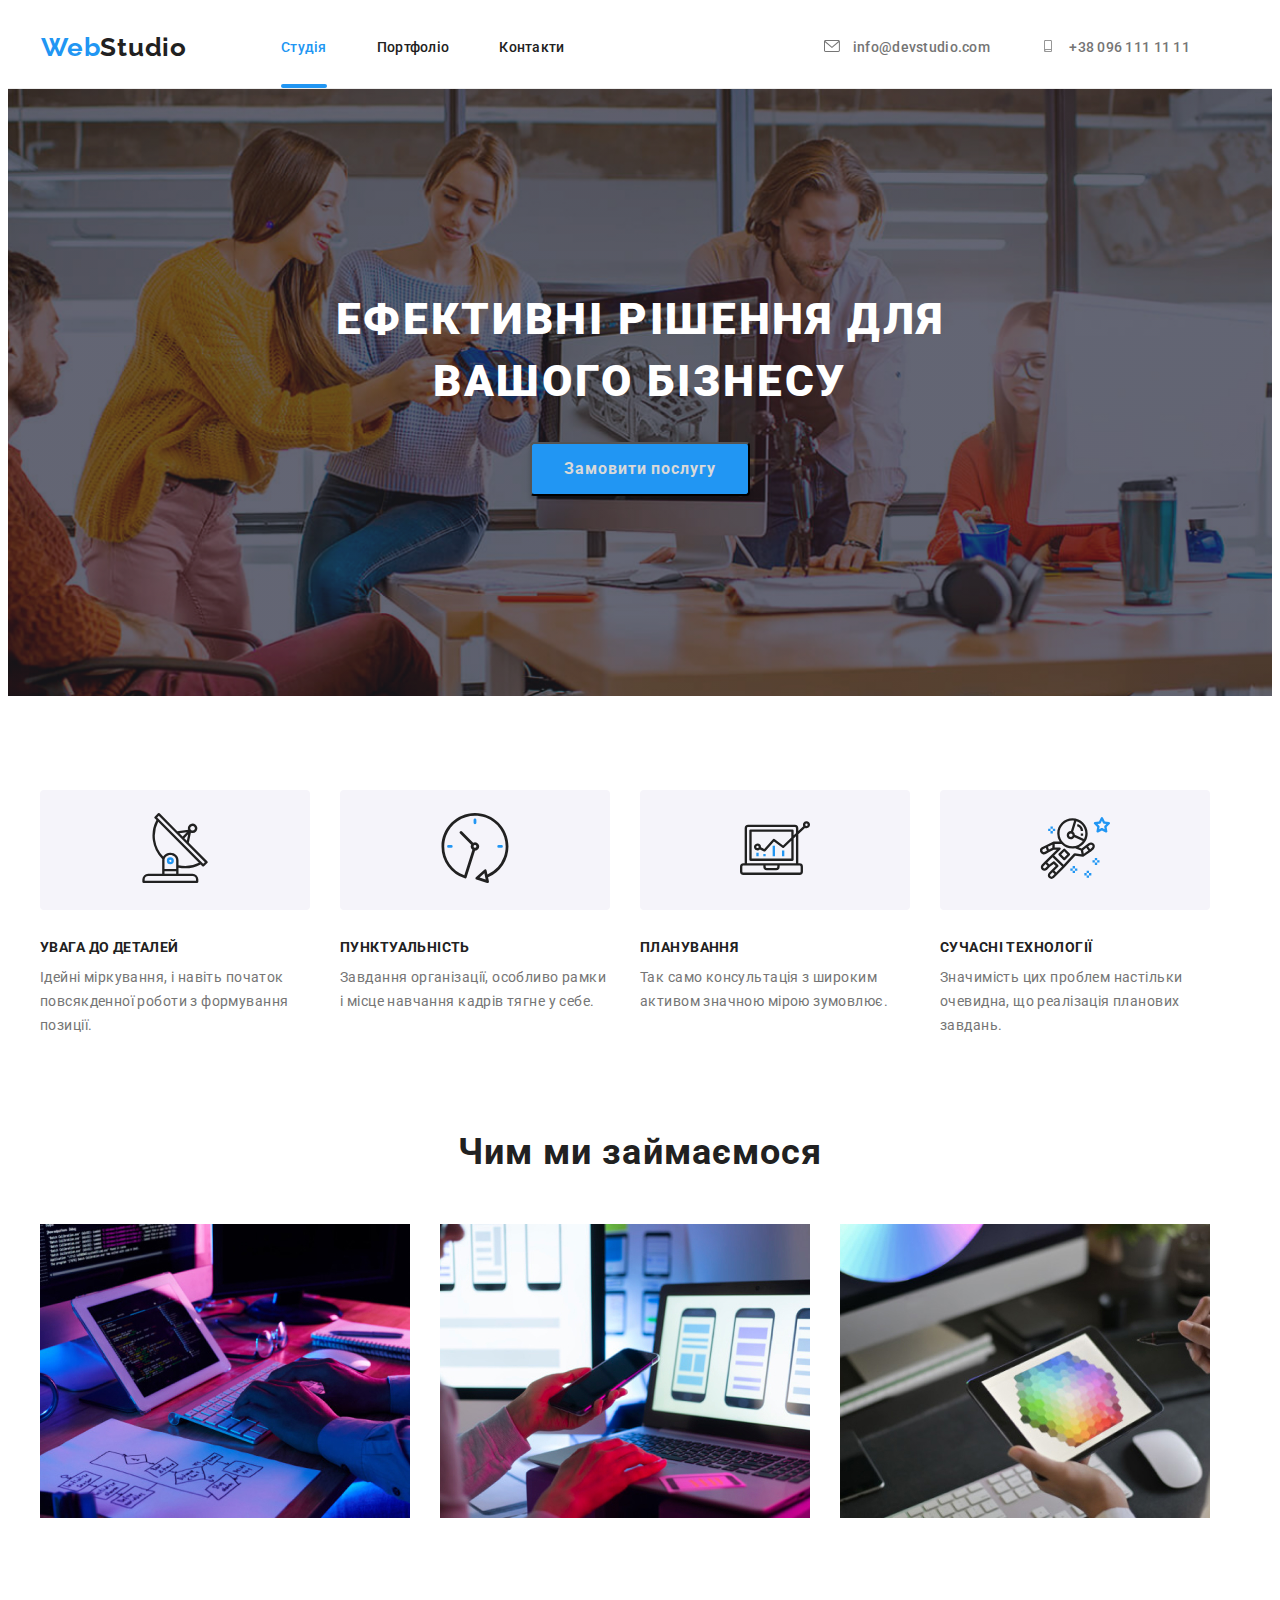
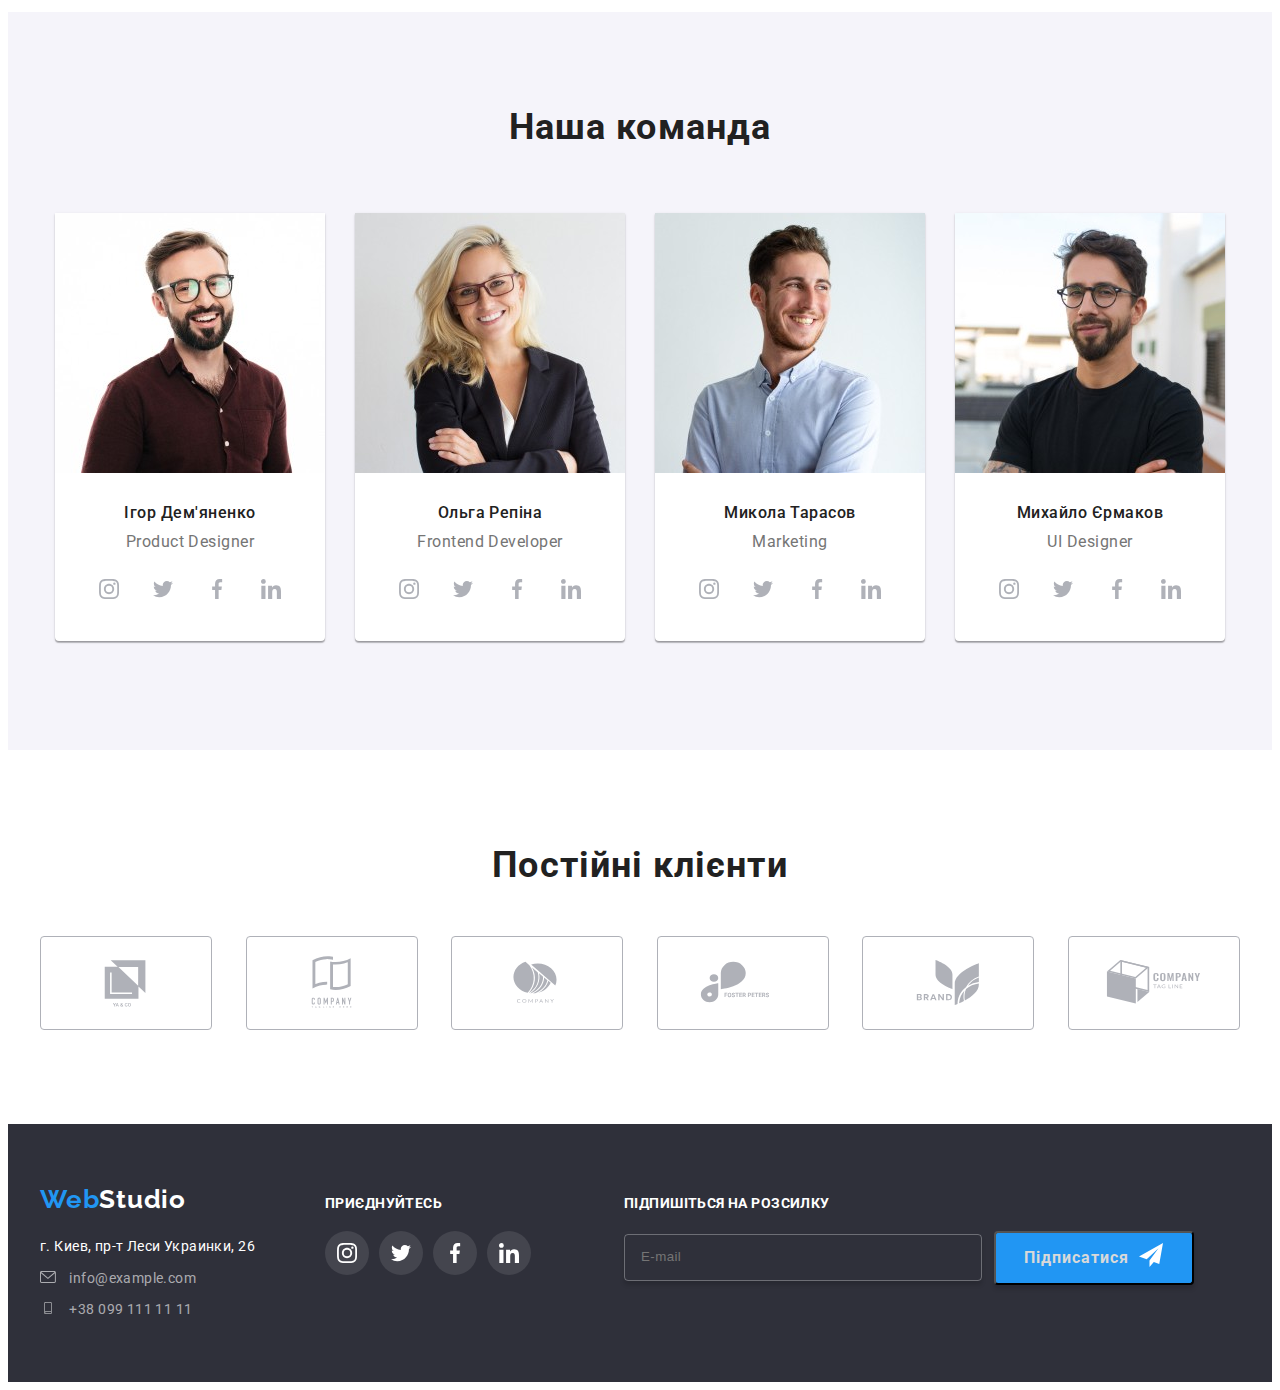
<file: index.html>
<!DOCTYPE html>
<html lang="ru">
  <head>
    <meta charset="UTF-8" />
    <meta http-equiv="X-UA-Compatible" content="IE=edge" />
    <meta name="viewport" content="width=device-width, initial-scale=1.0" />
    <title>WebStudio</title>

    <!-- Fonts start-->
    <link rel="preconnect" href="https://fonts.googleapis.com" />
    <link rel="preconnect" href="https://fonts.gstatic.com" crossorigin />
    <link
      href="https://fonts.googleapis.com/css2?family=Raleway:wght@700&family=Roboto:wght@400;500;700;900&display=swap"
      rel="stylesheet"
    />
    <!-- Fonts end-->

    <!-- Normalize start -->
    <link
      rel="stylesheet"
      href="https://cdnjs.cloudflare.com/ajax/libs/modern-normalize/1.1.0/modern-normalize.min.css"
      integrity="sha512-wpPYUAdjBVSE4KJnH1VR1HeZfpl1ub8YT/NKx4PuQ5NmX2tKuGu6U/JRp5y+Y8XG2tV+wKQpNHVUX03MfMFn9Q=="
      crossorigin="anonymous"
      referrerpolicy="no-referrer"
    />
    <!-- Normalize end -->

    <!-- Custom styles start -->

    <link rel="stylesheet" href="./css/main.min.css" />

    <link rel="stylesheet" href="./css/styles.css" />

    <!-- Custom styles end -->
  </head>

  <body data-page>
    <!-- Header section -->
    <header class="header">
      <div class="container header__container">
        <a class="header__logo" href="./index.html">
          <span class="logo">Web</span>Studio</a
        >
        <button class="menu-btn" type="button">
          <svg width="40" height="40">
            <use href="./images/icons.svg#burger-menu"></use>
          </svg>
        </button>

        <nav class="nav">
          <ul class="nav__list">
            <li class="nav__item">
              <a class="nav__link nav__link--current" href="">Студія</a>
            </li>
            <li class="nav__item">
              <a class="nav__link" href="./portfolio.html">Портфоліо</a>
            </li>
            <li class="nav__item">
              <a class="nav__link" href="">Контакти</a>
            </li>
          </ul>
        </nav>
        <ul class="header__contacts">
          <li class="header__contacts-item">
            <a class="header__mail nav__link" href="mailto:info@devstudio.com">
              <svg class="contacts__icon" width="16" height="16">
                <use href="./images/icons.svg#envelope"></use>
              </svg>
              info@devstudio.com
            </a>
          </li>
          <li class="header__contacts-item">
            <a
              class="header__phone header__phone-dark"
              href="tel:+380961111111"
            >
              <svg class="contacts__icon" width="16" height="12">
                <use href="./images/icons.svg#smartphone"></use>
              </svg>
              +38 096 111 11 11
            </a>
          </li>
        </ul>
      </div>
    </header>

    <!-- Main section -->
    <main>
      <!-- Hero section -->
      <section class="hero">
        <div class="container hero-container">
          <h1 class="main-title">Ефективні рішення для вашого бізнесу</h1>
          <button
            class="main-btn btn btn--mode-dark"
            type="button"
            data-modal-open
          >
            Замовити послугу
          </button>
        </div>
      </section>
      <!-- Feature section-->
      <section class="feature">
        <div class="container feature__container">
          <h2 hidden>Особенность</h2>
          <ul class="feature-list">
            <li class="feature-list__item">
              <div class="thumbnail">
                <div class="thumbnail__icon">
                  <svg width="70" height="70">
                    <use href="./images/icons.svg#antenna"></use>
                  </svg>
                </div>
              </div>
              <h3 class="feature__title">УВАГА ДО ДЕТАЛЕЙ</h3>
              <p class="feature__text">
                Ідейні міркування, і навіть початок повсякденної роботи з
                формування позиції.
              </p>
            </li>
            <li class="feature-list__item">
              <div class="thumbnail">
                <div class="thumbnail__icon">
                  <svg width="70" height="70">
                    <use href="./images/icons.svg#clock"></use>
                  </svg>
                </div>
              </div>
              <h3 class="feature__title">ПУНКТУАЛЬНІСТЬ</h3>
              <p class="feature__text">
                Завдання організації, особливо рамки і місце навчання кадрів
                тягне у себе.
              </p>
            </li>
            <li class="feature-list__item">
              <div class="thumbnail">
                <div class="thumbnail__icon">
                  <svg width="70" height="70">
                    <use href="./images/icons.svg#diagram"></use>
                  </svg>
                </div>
              </div>
              <h3 class="feature__title">ПЛАНУВАННЯ</h3>
              <p class="feature__text">
                Так само консультація з широким активом значною мірою зумовлює.
              </p>
            </li>
            <li class="feature-list__item">
              <div class="thumbnail">
                <div class="thumbnail__icon">
                  <svg width="70" height="70">
                    <use href="./images/icons.svg#astronaut"></use>
                  </svg>
                </div>
              </div>
              <h3 class="feature__title">СУЧАСНІ ТЕХНОЛОГІЇ</h3>
              <p class="feature__text">
                Значимість цих проблем настільки очевидна, що реалізація
                планових завдань.
              </p>
            </li>
          </ul>
        </div>
      </section>

      <!-- Portfolio section -->
      <section class="portfolio">
        <div class="container">
          <h2 class="portfolio__title section-title">Чим ми займаємося</h2>
          <ul class="portfolio-list">
            <li class="portfolio-list__item">
              <img
                src="./images/portfolio/img-1.jpg"
                alt="Создание проектов"
                width="370"
                height="294"
              />
            </li>
            <li class="portfolio-list__item">
              <img
                src="./images/portfolio/img-2.jpg"
                alt="Оптимизация сайта под мобильные устройства"
                width="370"
                height="294"
              />
            </li>
            <li class="portfolio-list__item">
              <img
                src="./images/portfolio/img-3.jpg"
                alt="Создание графического дизайна"
                width="370"
                height="294"
              />
            </li>
          </ul>
        </div>
      </section>
      <!-- Team section -->
      <section class="team">
        <div class="container">
          <h2 class="section-title">Наша команда</h2>
          <ul class="team__container">
            <li class="team__item">
              <picture>
                <!-- Desktop screen -->
                <source
                  media="(min-width: 1200px)"
                  srcset="
                    ./images\team\TC1@1x_desk.webp 1x,
                    ./images\team\TC1@2x_desk.webp 2x
                  "
                  type="image/webp"
                />
                <source
                  media="(min-width: 1200px)"
                  srcset="
                    ./images\team\TC1@1x_desk.jpg 1x,
                    ./images\team\TC1@2x_desk.jpg 2x
                  "
                  type="image/jpg"
                />

                <!-- Tablet screen -->

                <source
                  media="(min-width: 768px)"
                  srcset="
                    ./images\team\TC1@1x_tab.webp 1x,
                    ./images\team\TC1@2x_tab.webp 2x
                  "
                  type="image/webp"
                />
                <source
                  media="(min-width: 768px)"
                  srcset="
                    ./images\team\TC1@1x_tab.jpg 1x,
                    ./images\team\TC1@2x_tab.jpg 2x
                  "
                  type="image/jpg"
                />

                <!-- Mobile screen -->

                <source
                  media="(max-width: 767px)"
                  srcset="
                    ./images\team\TC1@1x_mob.webp 1x,
                    ./images\team\TC1@2x_mob.webp 2x
                  "
                  type="image/webp"
                />
                <source
                  media="(max-width: 767px)"
                  srcset="
                    ./images\team\TC1@1x_mob.jpg 1x,
                    ./images\team\TC1@2x_mob.jpg 2x
                  "
                  type="image/jpg"
                />
                <img
                  class="team-img"
                  src="./images\team\TC1@1x_mob.jpg"
                  alt="Product Designer Игорь Демьяненко"
                />
              </picture>
              <!-- <img
                srcset="
                  ./images\team\TC1@1x_mob.jpg 1x,
                  ./images\team\TC1@2x_mob.jpg 2x
                "
                src="./images\team\TC1@1x_mob.jpg"
                alt="Product Designer Игорь Демьяненко"
                width="450"
                height="460"
              /> -->
              <div class="team__description">
                <h3 class="team__title">Ігор Дем'яненко</h3>
                <p class="team__desc" lang="en">Product Designer</p>
                <ul class="socials">
                  <li class="socials__item">
                    <a
                      class="socials__link"
                      href=""
                      target="_blank"
                      rel="noopener noreferrer"
                      aria-label="instagram"
                    >
                      <svg class="socials__icon" width="20" height="20">
                        <use href="./images/icons.svg#instagram"></use>
                      </svg>
                    </a>
                  </li>
                  <li class="socials__item">
                    <a
                      class="socials__link"
                      href=""
                      target="_blank"
                      rel="noopener noreferrer"
                      aria-label="twitter"
                    >
                      <svg class="socials__icon" width="20" height="20">
                        <use href="./images/icons.svg#twitter"></use>
                      </svg>
                    </a>
                  </li>
                  <li class="socials__item">
                    <a
                      class="socials__link"
                      href=""
                      target="_blank"
                      rel="noopener noreferrer"
                      aria-label="facebook"
                    >
                      <svg class="socials__icon" width="20" height="20">
                        <use href="./images/icons.svg#facebook"></use>
                      </svg>
                    </a>
                  </li>
                  <li class="socials__item">
                    <a
                      class="socials__link"
                      href=""
                      target="_blank"
                      rel="noopener noreferrer"
                      aria-label="linkedin"
                    >
                      <svg class="socials__icon" width="20" height="20">
                        <use href="./images/icons.svg#linkedin"></use>
                      </svg>
                    </a>
                  </li>
                </ul>
              </div>
            </li>
            <li class="team__item">
              <picture>
                <source
                  media="(min-width: 1200px)"
                  srcset="
                    ./images\team\TC2@1x_desk.webp 1x,
                    ./images\team\TC2@2x_desk.webp 2x
                  "
                  type="image/webp"
                />
                <source
                  media="(min-width: 1200px)"
                  srcset="
                    ./images\team\TC2@1x_desk.jpg 1x,
                    ./images\team\TC2@2x_desk.jpg 2x
                  "
                  type="image/jpg"
                />

                <!-- Tablet screen -->

                <source
                  media="(min-width: 768px)"
                  srcset="
                    ./images\team\TC2@1x_tab.webp 1x,
                    ./images\team\TC2@2x_tab.webp 2x
                  "
                  type="image/webp"
                />
                <source
                  media="(min-width: 768px)"
                  srcset="
                    ./images\team\TC2@1x_tab.jpg 1x,
                    ./images\team\TC2@2x_tab.jpg 2x
                  "
                  type="image/jpg"
                />

                <!-- Mobile screen -->

                <source
                  media="(max-width: 767px)"
                  srcset="
                    ./images\team\TC2@1x_mob.webp 1x,
                    ./images\team\TC2@2x_mob.webp 2x
                  "
                  type="image/webp"
                />
                <source
                  media="(max-width: 767px)"
                  srcset="
                    ./images\team\TC2@1x_mob.jpg 1x,
                    ./images\team\TC2@2x_mob.jpg 2x
                  "
                  type="image/jpg"
                />

                <img
                  src="./images\team\TC2@1x_mob.jpg"
                  alt="Frontend Developer Ольга Репина"
                />
              </picture>

              <div class="team__description">
                <h3 class="team__title">Ольга Репіна</h3>
                <p class="team__desc" lang="en">Frontend Developer</p>
                <ul class="socials">
                  <li class="socials__item">
                    <a
                      class="socials__link"
                      href=""
                      target="_blank"
                      rel="noopener noreferrer"
                      aria-label="instagram"
                    >
                      <svg class="socials__icon" width="20" height="20">
                        <use href="./images/icons.svg#instagram"></use>
                      </svg>
                    </a>
                  </li>
                  <li class="socials__item">
                    <a
                      class="socials__link"
                      href=""
                      target="_blank"
                      rel="noopener noreferrer"
                      aria-label="twitter"
                    >
                      <svg class="socials__icon" width="20" height="20">
                        <use href="./images/icons.svg#twitter"></use>
                      </svg>
                    </a>
                  </li>
                  <li class="socials__item">
                    <a
                      class="socials__link"
                      href=""
                      target="_blank"
                      rel="noopener noreferrer"
                      aria-label="facebook"
                    >
                      <svg class="socials__icon" width="20" height="20">
                        <use href="./images/icons.svg#facebook"></use>
                      </svg>
                    </a>
                  </li>
                  <li class="socials__item">
                    <a
                      class="socials__link"
                      href=""
                      target="_blank"
                      rel="noopener noreferrer"
                      aria-label="linkedin"
                    >
                      <svg class="socials__icon" width="20" height="20">
                        <use href="./images/icons.svg#linkedin"></use>
                      </svg>
                    </a>
                  </li>
                </ul>
              </div>
            </li>
            <li class="team__item">
              <picture>
                <source
                  media="(min-width: 1200px)"
                  srcset="
                    ./images\team\TC3@1x_desk.webp 1x,
                    ./images\team\TC3@2x_desk.webp 2x
                  "
                  type="image/webp"
                />
                <source
                  media="(min-width: 1200px)"
                  srcset="
                    ./images\team\TC3@1x_desk.jpg 1x,
                    ./images\team\TC3@2x_desk.jpg 2x
                  "
                  type="image/jpg"
                />

                <!-- Tablet screen -->

                <source
                  media="(min-width: 768px)"
                  srcset="
                    ./images\team\TC3@1x_tab.webp 1x,
                    ./images\team\TC3@2x_tab.webp 2x
                  "
                  type="image/webp"
                />
                <source
                  media="(min-width: 768px)"
                  srcset="
                    ./images\team\TC3@1x_tab.jpg 1x,
                    ./images\team\TC3@2x_tab.jpg 2x
                  "
                  type="image/jpg"
                />

                <!-- Mobile screen -->

                <source
                  media="(max-width: 767px)"
                  srcset="
                    ./images\team\TC3@1x_mob.webp 1x,
                    ./images\team\TC3@2x_mob.webp 2x
                  "
                  type="image/webp"
                />
                <source
                  media="(max-width: 767px)"
                  srcset="
                    ./images\team\TC3@1x_mob.jpg 1x,
                    ./images\team\TC3@2x_mob.jpg 2x
                  "
                  type="image/jpg"
                />
                <img
                  src="./images\team\TC3@1x_mob.jpg"
                  alt="Marketing Николай Тарасов"
                />
              </picture>

              <div class="team__description">
                <h3 class="team__title">Микола Тарасов</h3>
                <p class="team__desc" lang="en">Marketing</p>
                <ul class="socials">
                  <li class="socials__item">
                    <a
                      class="socials__link"
                      href=""
                      target="_blank"
                      rel="noopener noreferrer"
                      aria-label="instagram"
                    >
                      <svg class="socials__icon" width="20" height="20">
                        <use href="./images/icons.svg#instagram"></use>
                      </svg>
                    </a>
                  </li>
                  <li class="socials__item">
                    <a
                      class="socials__link"
                      href=""
                      target="_blank"
                      rel="noopener noreferrer"
                      aria-label="twitter"
                    >
                      <svg class="socials__icon" width="20" height="20">
                        <use href="./images/icons.svg#twitter"></use>
                      </svg>
                    </a>
                  </li>
                  <li class="socials__item">
                    <a
                      class="socials__link"
                      href=""
                      target="_blank"
                      rel="noopener noreferrer"
                      aria-label="facebook"
                    >
                      <svg class="socials__icon" width="20" height="20">
                        <use href="./images/icons.svg#facebook"></use>
                      </svg>
                    </a>
                  </li>
                  <li class="socials__item">
                    <a
                      class="socials__link"
                      href=""
                      target="_blank"
                      rel="noopener noreferrer"
                      aria-label="linkedin"
                    >
                      <svg class="socials__icon" width="20" height="20">
                        <use href="./images/icons.svg#linkedin"></use>
                      </svg>
                    </a>
                  </li>
                </ul>
              </div>
            </li>
            <li class="team__item">
              <picture>
                <source
                  media="(min-width: 1200px)"
                  srcset="
                    ./images\team\TC4@1x_desk.webp 1x,
                    ./images\team\TC4@2x_desk.webp 2x
                  "
                  type="image/webp"
                />
                <source
                  media="(min-width: 1200px)"
                  srcset="
                    ./images\team\TC4@1x_desk.jpg 1x,
                    ./images\team\TC4@2x_desk.jpg 2x
                  "
                  type="image/jpg"
                />

                <!-- Tablet screen -->

                <source
                  media="(min-width: 768px)"
                  srcset="
                    ./images\team\TC4@1x_tab.webp 1x,
                    ./images\team\TC4@2x_tab.webp 2x
                  "
                  type="image/webp"
                />
                <source
                  media="(min-width: 768px)"
                  srcset="
                    ./images\team\TC4@1x_tab.jpg 1x,
                    ./images\team\TC4@2x_tab.jpg 2x
                  "
                  type="image/jpg"
                />

                <!-- Mobile screen -->

                <source
                  media="(max-width: 767px)"
                  srcset="
                    ./images\team\TC4@1x_mob.webp 1x,
                    ./images\team\TC4@2x_mob.webp 2x
                  "
                  type="image/webp"
                />
                <source
                  media="(max-width: 767px)"
                  srcset="
                    ./images\team\TC4@1x_mob.jpg 1x,
                    ./images\team\TC4@2x_mob.jpg 2x
                  "
                  type="image/jpg"
                />
                <img
                  src="./images\team\TC4@1x_mob.jpg"
                  alt="UI Designer Михаил Ермаков"
                />
              </picture>

              <div class="team__description">
                <h3 class="team__title">Михайло Єрмаков</h3>
                <p class="team__desc" lang="en">UI Designer</p>
                <ul class="socials">
                  <li class="socials__item">
                    <a
                      class="socials__link"
                      href=""
                      target="_blank"
                      rel="noopener noreferrer"
                      aria-label="instagram"
                    >
                      <svg class="socials__icon" width="20" height="20">
                        <use href="./images/icons.svg#instagram"></use>
                      </svg>
                    </a>
                  </li>
                  <li class="socials__item">
                    <a
                      class="socials__link"
                      href=""
                      target="_blank"
                      rel="noopener noreferrer"
                      aria-label="twitter"
                    >
                      <svg class="socials__icon" width="20" height="20">
                        <use href="./images/icons.svg#twitter"></use>
                      </svg>
                    </a>
                  </li>
                  <li class="socials__item">
                    <a
                      class="socials__link"
                      href=""
                      target="_blank"
                      rel="noopener noreferrer"
                      aria-label="facebook"
                    >
                      <svg class="socials__icon" width="20" height="20">
                        <use href="./images/icons.svg#facebook"></use>
                      </svg>
                    </a>
                  </li>
                  <li class="socials__item">
                    <a
                      class="socials__link"
                      href=""
                      target="_blank"
                      rel="noopener noreferrer"
                      aria-label="linkedin"
                    >
                      <svg class="socials__icon" width="20" height="20">
                        <use href="./images/icons.svg#linkedin"></use>
                      </svg>
                    </a>
                  </li>
                </ul>
              </div>
            </li>
          </ul>
        </div>
      </section>
      <section class="clients">
        <div class="container clients__pic">
          <h2 class="section-title">Постійні клієнти</h2>
          <ul class="clients__pic-list">
            <li clients__pic-item>
              <a
                class="thumbnail__clients"
                href=""
                target="_blank"
                rel="noreferrer noopener"
                lang="en"
                aria-label="logo-1"
              >
                <svg class="clients__icon" width="106" height="60">
                  <use href="./images/icons.svg#logo-1"></use>
                </svg>
              </a>
            </li>
            <li clients__pic-item>
              <a
                class="thumbnail__clients"
                href=""
                target="_blank"
                rel="noreferrer noopener"
                lang="en"
                aria-label="logo-2"
              >
                <svg class="clients__icon" width="106" height="60">
                  <use href="./images/icons.svg#logo-2"></use>
                </svg>
              </a>
            </li>
            <li clients__pic-item>
              <a
                class="thumbnail__clients"
                href=""
                target="_blank"
                rel="noreferrer noopener"
                lang="en"
                aria-label="logo-3"
              >
                <svg class="clients__icon" width="106" height="60">
                  <use href="./images/icons.svg#logo-3"></use>
                </svg>
              </a>
            </li>
            <li clients__pic-item>
              <a
                class="thumbnail__clients"
                href=""
                target="_blank"
                rel="noreferrer noopener"
                lang="en"
                aria-label="logo-4"
              >
                <svg class="clients__icon" width="106" height="60">
                  <use href="./images/icons.svg#logo-4"></use>
                </svg>
              </a>
            </li>
            <li clients__pic-item>
              <a
                class="thumbnail__clients"
                href=""
                target="_blank"
                rel="noreferrer noopener"
                lang="en"
                aria-label="logo-5"
              >
                <svg class="clients__icon" width="106" height="60">
                  <use href="./images/icons.svg#logo-5"></use>
                </svg>
              </a>
            </li>
            <li clients__pic-item>
              <a
                class="thumbnail__clients"
                href=""
                target="_blank"
                rel="noreferrer noopener"
                lang="en"
                aria-label="logo-6"
              >
                <svg class="clients__icon" width="106" height="60">
                  <use href="./images/icons.svg#logo-6"></use>
                </svg>
              </a>
            </li>
          </ul>
        </div>
      </section>
    </main>

    <!-- Footer section -->
    <footer class="footer">
      <div class="container footer__container">
        <div class="footer__left">
          <a class="footer__logo" href="./index.html">
            <span class="logo">Web</span>Studio
          </a>

          <!-- Contacts section -->

          <address class="contacts__address">
            <ul class="contacts__list">
              <li class="contacts__item">
                <a
                  class="contacts__link"
                  href="https://goo.gl/maps/3jiiXt3XxaCKCdjN8"
                  target="_blank"
                  rel="noopener noreferrer"
                >
                  г. Киев, пр-т Леси Украинки, 26</a
                >
              </li>
              <li class="contacts__item">
                <a class="contacts__mail" href="mailto:info@example.com">
                  <svg class="contacts__icon" width="16" height="12">
                    <use href="./images/icons.svg#envelope"></use>
                  </svg>
                  info@example.com</a
                >
              </li>
              <li class="contacts__item">
                <a class="contacts__phone" href="tel:+380991111111">
                  <svg class="contacts__icon" width="16" height="12">
                    <use href="./images/icons.svg#smartphone"></use>
                  </svg>
                  +38 099 111 11 11</a
                >
              </li>
            </ul>
          </address>
        </div>
        <div class="footer__center">
          <h3 class="footer__advantege-title">ПРИЄДНУЙТЕСЬ</h3>
          <ul class="socials">
            <li class="socials__item">
              <a
                class="footer__socials-link"
                href=""
                target="_blank"
                rel="noopener noreferrer"
                aria-label="instagram"
              >
                <svg class="footer__socials-icon" width="20" height="20">
                  <use href="./images/icons.svg#instagram"></use>
                </svg>
              </a>
            </li>
            <li class="socials__item">
              <a
                class="footer__socials-link"
                href=""
                target="_blank"
                rel="noopener noreferrer"
                aria-label="twitter"
              >
                <svg class="footer__socials-icon" width="20" height="20">
                  <use href="./images/icons.svg#twitter"></use>
                </svg>
              </a>
            </li>
            <li class="socials__item">
              <a
                class="footer__socials-link"
                href=""
                target="_blank"
                rel="noopener noreferrer"
                aria-label="facebook"
              >
                <svg class="footer__socials-icon" width="20" height="20">
                  <use href="./images/icons.svg#facebook"></use>
                </svg>
              </a>
            </li>
            <li class="socials__item">
              <a
                class="footer__socials-link"
                href=""
                target="_blank"
                rel="noopener noreferrer"
                aria-label="linkedin"
              >
                <svg class="footer__socials-icon" width="20" height="20">
                  <use href="./images/icons.svg#linkedin"></use>
                </svg>
              </a>
            </li>
          </ul>
        </div>
        <div class="footer__right">
          <h3 class="footer__advantege-title">ПІДПИШІТЬСЯ НА РОЗСИЛКУ</h3>
          <form class="form">
            <div class="form__field">
              <input
                class="form__input"
                type="email"
                placeholder="E-mail"
                name="email"
              />
            </div>
            <button class="main-btn btn btn--mode-dark sign-btn" type="submit">
              Підписатися
              <svg class="footer__btn-icon" width="24" height="24">
                <use href="./images/icons.svg#icon-send"></use>
              </svg>
            </button>
          </form>
        </div>
      </div>
    </footer>

    <!-- Modal window -->
    <div class="backdrop is-hidden" data-modal>
      <div class="modal">
        <button class="modal-btn" type="button" data-modal-close>
          <svg class="modal-btn-icon" width="20" height="20">
            <use href="./images/icons.svg#icon-close"></use>
          </svg>
        </button>

        <!-- <form class="modal-form" name="modal-form" autocomplete="off">
          <div>
            <label for="user-name"> Name</label>
            <input
              type="text"
              id="user-name"
              name="user-name"
              placeholder="Alex Black"
            />
          </div>

          <label class="modal-form-group">
            <span class="modal-form-label">Phone</span>
            <input
              class="modal-form-input"
              type="tel"
              name="user-phone"
              placeholder="+38 (067) 333-77-55"
            />
          </label>

          <label class="modal-form-group">
            <span class="modal-form-label">Email</span>
            <input
              class="modal-form-input"
              type="email"
              name="user-email"
              placeholder="example@gmail.com"
            />
          </label>

          <div>
            <p>Choose payment way</p>

            <label for="">
              <span>Visa</span>
              <input type="radio" name="user-payment" value="visa" />
            </label>
            <label for="">
              <span>Mastercard</span>
              <input type="radio" name="user-payment" value="mastercard" />
            </label>
          </div>

          <label>
            <input type="checkbox" name="user-policy" value="privacy-policy" />
            <span>
              Соглашаюсь с рассылкой и принимаю <a href="">Условия договора</a>
            </span>
          </label>

          <button type="submit">Submit</button>
          <button type="reset">Reset</button>
        </form> -->

        <form class="register-form">
          <strong class="register-form-title">
            Залиште свої дані, ми вам передзвонимо
          </strong>
          <div class="register-form-group" role="group">
            <label class="register-form-wrap">
              <span class="register-form-label">Ім'я</span>
              <input class="register-form-input" type="text" />

              <svg class="register-form-icon" width="20" height="20">
                <use href="./images/icons.svg#person-black-18dp"></use>
              </svg>
            </label>

            <label class="register-form-wrap">
              <span class="register-form-label">Телефон</span>
              <input class="register-form-input" type="tel" name="user-phone" />

              <svg class="register-form-icon" width="20" height="20">
                <use href="./images/icons.svg#phone-black-18dp"></use>
              </svg>
            </label>

            <label class="register-form-wrap">
              <span class="register-form-label">Пошта</span>
              <input class="register-form-input" type="text" />

              <svg class="register-form-icon" width="20" height="20">
                <use href="./images/icons.svg#email-black-18dp"></use>
              </svg>
            </label>
            <label class="register-form-wrap">
              <span class="register-form-label">Коментар</span>
              <textarea
                class="register-form-massage"
                name=""
                rows="5"
                placeholder="Введіть текст"
              ></textarea>
            </label>
          </div>

          <label class="register-form-agreement">
            <input
              class="register-checkbox visually-hidden"
              type="checkbox"
              name="agreement"
            />
            <svg class="register-icon" width="20" height="20">
              <use
                class="register-form-vector"
                href="./images/icons.svg#vector"
              ></use>
              <use
                class="register-icon-check"
                href="./images/icons.svg#icon-check"
              ></use>
            </svg>

            <span class="register-form-agreement-text">
              Погоджуюся з розсилкою та приймаю
              <a class="register-form-agreement-link" href=""
                >Умови договору</a
              ></span
            >
          </label>

          <button class="register-form-btn" type="submit">
            Відправити
            <!-- <svg class="register-form-btn-icon" width="20" height="20">
              <use href="./images/icons.svg#icon-send"></use>
            </svg> -->
          </button>
        </form>
      </div>
    </div>

    <!-- Mobile menu -->
    <div class="menu-overlay">
      <div class="menu-container">
        <ul class="mobile-list list">
          <li class="mobile-item">
            <a class="mobile__link" href="">Студія</a>
          </li>
          <li class="mobile-item">
            <a class="mobile__link" href="./portfolio.html">Портфоліо</a>
          </li>
          <li class="mobile-item">
            <a class="mobile__link" href="">Контакти</a>
          </li>
        </ul>
        <ul class="mobile-list list">
          <li class="header__contacts-item">
            <a
              class="header__phone header__phone-dark"
              href="tel:+380961111111"
            >
              +38 096 111 11 11
            </a>
          </li>
          <li class="header__contacts-item">
            <a class="header__mail nav__link" href="mailto:info@devstudio.com">
              info@devstudio.com
            </a>
          </li>
        </ul>
        <ul class="mobile-socials list">
          <li class="mobile-socials-item">
            <a class="mobile-socials-link" href="">Instagram</a>
          </li>
          <li class="mobile-socials-item">
            <a class="mobile-socials-link" href="">Twitter</a>
          </li>
          <li class="mobile-socials-item">
            <a class="mobile-socials-link" href="">Facebook</a>
          </li>
          <li class="mobile-socials-item">
            <a class="mobile-socials-link" href="">LinkedIn</a>
          </li>
        </ul>
      </div>
    </div>

    <script src="./js/modal.js"></script>
    <script src="./js/menu.js"></script>
  </body>
</html>
</file>
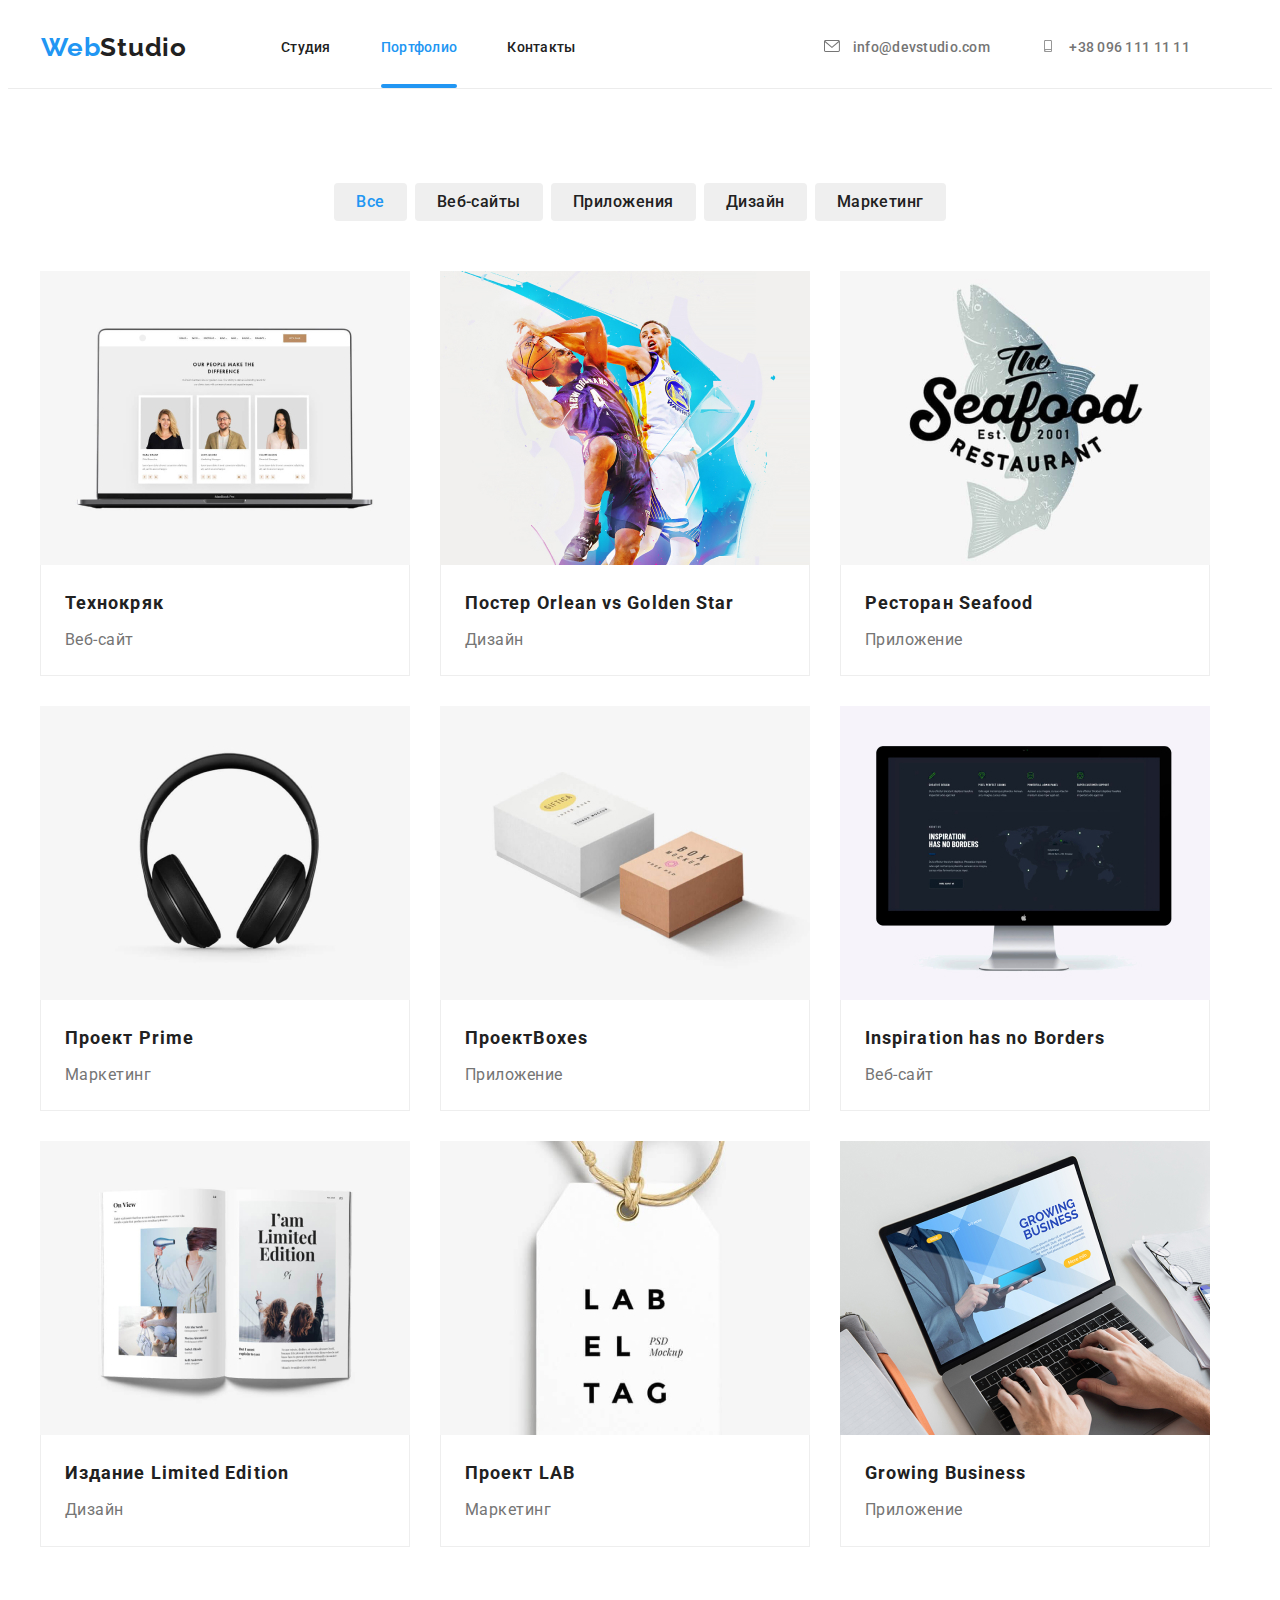
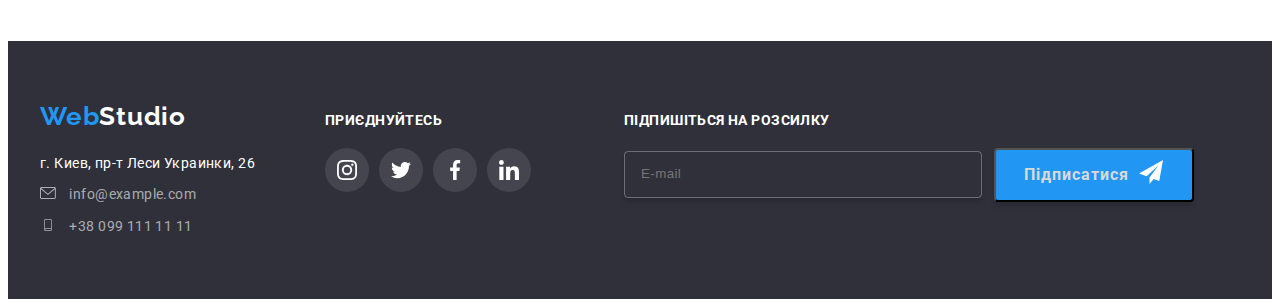
<file: portfolio.html>
<!DOCTYPE html>
<html lang="ru">
  <head>
    <meta charset="UTF-8" />
    <meta http-equiv="X-UA-Compatible" content="IE=edge" />
    <meta name="viewport" content="width=device-width, initial-scale=1.0" />
    <title>WebStudio</title>

    <!-- Fonts start-->
    <link rel="preconnect" href="https://fonts.googleapis.com" />
    <link rel="preconnect" href="https://fonts.gstatic.com" crossorigin />
    <link
      href="https://fonts.googleapis.com/css2?family=Raleway:wght@700&family=Roboto:wght@400;500;700;900&display=swap"
      rel="stylesheet"
    />
    <!-- Fonts end-->

    <!-- Normalize start -->
    <link
      rel="stylesheet"
      href="https://cdnjs.cloudflare.com/ajax/libs/modern-normalize/1.1.0/modern-normalize.min.css"
      integrity="sha512-wpPYUAdjBVSE4KJnH1VR1HeZfpl1ub8YT/NKx4PuQ5NmX2tKuGu6U/JRp5y+Y8XG2tV+wKQpNHVUX03MfMFn9Q=="
      crossorigin="anonymous"
      referrerpolicy="no-referrer"
    />
    <!-- Normalize end -->

    <!-- Custom styles start -->
    <link rel="stylesheet" href="./css/main.min.css" />

    <link rel="stylesheet" href="./css/styles.css" />

    <!-- Custom styles end -->
  </head>

  <body>
    <!-- Header section -->
    <header class="header">
      <div class="container header__container">
        <a class="header__logo" href="./index.html">
          <span class="logo">Web</span>Studio
        </a>
        <nav class="nav">
          <ul class="nav__list">
            <li class="nav__item">
              <a class="nav__link" href="./index.html"> Студия </a>
            </li>
            <li class="nav__item">
              <a class="nav__link nav__link--current" href=""
                >Портфолио</a
              >
            </li>
            <li class="nav__item">
              <a class="nav__link" href="">Контакты</a>
            </li>
          </ul>
        </nav>
        <ul class="header__contacts">
          <li class="header__contacts-item">
            <a
              class="header__mail nav__link"
              href="mailto:info@devstudio.com"
            >
              <svg class="contacts__icon" width="16" height="16">
                <use href="./images/icons.svg#envelope"></use>
              </svg>
              info@devstudio.com
            </a>
          </li>
          <li class="header__contacts-item">
            <a class="header__phone" href="tel:+380961111111">
              <svg class="contacts__icon" width="16" height="12">
                <use href="./images/icons.svg#smartphone"></use>
              </svg>
              +38 096 111 11 11
            </a>
          </li>
        </ul>
      </div>
    </header>

    <!-- Main portfolio section -->
    <main>
      <!-- Hero section -->
      <section class="hero-portfolio">
        <h1 hidden>Портфолио</h1>

        <!-- Feature portfolio section-->
        <div class="container feature__container">
          <ul class="portfolio__filters">
            <li>
              <button
                class="portfolio__button active-current"
                type="button"
              >
                Все
              </button>
            </li>
            <li>
              <button class="portfolio__button" type="button">
                Веб-сайты
              </button>
            </li>
            <li>
              <button class="portfolio__button" type="button">
                Приложения
              </button>
            </li>
            <li>
              <button class="portfolio__button" type="button">
                Дизайн
              </button>
            </li>
            <li>
              <button class="portfolio__button" type="button">
                Маркетинг
              </button>
            </li>
          </ul>
          <ul class="project__container">
            <li class="project__portfolio-item">
              <div class="portfolio__foto">
                <a class="project__portfolio-link" href="">
                <img
                  class="portfolio__card"
                  src="./images/filter/filter_img_1.jpg"
                  alt="Технокряк,Веб-сайт"
                  width="370"
                />

                <div class="overlay">
                  <p class="overlay__text">
                    Ресурс предлагает комплексные предложения с разным уровнем
                    функционала и сервисов. Все это позволит посетителю получить
                    исчерпывающие сведения о компании или частном лице.
                  </p>
                </div>
              </div>
                <div class="portfolio__discription">
                  <h2 class="title__project">Технокряк</h2>
                  <p class="function__project">Веб-сайт</p>
                </div>
              </a>
            </li>
            <li class="project__portfolio-item">
              <div class="portfolio__foto">
              <a class="project__portfolio-link" href="">
                <img
                  src="./images/filter/filter_img_2.jpg"
                  alt="Постер New Orlean vs Golden Star,Дизайн"
                  width="370"
                />
                <div class="overlay">
                  <p class="overlay__text">
                    Ресурс предлагает комплексные предложения с разным уровнем
                    функционала и сервисов. Все это позволит посетителю получить
                    исчерпывающие сведения о компании или частном лице.
                  </p>
                </div>
                </div>
                <div class="portfolio__discription">
                  <h2 class="title__project">
                    Постер <span lang="en">Orlean vs Golden Star</span>
                  </h2>
                  <p class="function__project">Дизайн</p>
                </div>
              </a>
            </li>
            <li class="project__portfolio-item">
             <div class="portfolio__foto">
               <a class="project__portfolio-link" href="">
                <img
                  src="./images/filter/filter_img_3.jpg"
                  alt="Ресторан Seafood,Приложение"
                  width="370"
                />
                <div class="overlay">
                  <p class="overlay__text">
                    Ресурс предлагает комплексные предложения с разным уровнем
                    функционала и сервисов. Все это позволит посетителю получить
                    исчерпывающие сведения о компании или частном лице.
                  </p>
                </div>
             </div>
                <div class="portfolio__discription">
                  <h2 class="title__project">
                    Ресторан <span lang="en">Seafood</span>
                  </h2>
                  <p class="function__project">Приложение</p>
                </div>
              </a>
            </li>
            <li class="project__portfolio-item">
              <div class="portfolio__foto">
                <a class="project__portfolio-link" href="">
                <img
                  src="./images/filter/filter_img_4.jpg"
                  alt="Проект Prime,Маркетинг"
                  width="370"
                />
                <div class="overlay">
                  <p class="overlay__text">
                    Ресурс предлагает комплексные предложения с разным уровнем
                    функционала и сервисов. Все это позволит посетителю получить
                    исчерпывающие сведения о компании или частном лице.
                  </p>
                </div>
              </div>
                <div class="portfolio__discription">
                  <h2 class="title__project">
                    Проект <span lang="en">Prime</span>
                  </h2>
                  <p class="function__project">Маркетинг</p>
                </div>
              </a>
            </li>
            <li class="project__portfolio-item">
              <div class="portfolio__foto">
                <a class="project__portfolio-link" href="">
                <img
                  src="./images/filter/filter_img_5.jpg"
                  alt="Проект Boxes,Приложение"
                  width="370"
                />
                <div class="overlay">
                  <p class="overlay__text">
                    Ресурс предлагает комплексные предложения с разным уровнем
                    функционала и сервисов. Все это позволит посетителю получить
                    исчерпывающие сведения о компании или частном лице.
                  </p>
                </div>
              </div>
                <div class="portfolio__discription">
                  <h2 class="title__project">
                    Проект<span lang="en">Boxes</span>
                  </h2>
                  <p class="function__project">Приложение</p>
                </div>
              </a>
            </li>
            <li class="project__portfolio-item">
              <div class="portfolio__foto">
                <a class="project__portfolio-link" href="">
                <img
                  src="./images/filter/filter_img_6.jpg"
                  alt="Inspiration has no Borders,Веб-сайт"
                  width="370"
                />
                <div class="overlay">
                  <p class="overlay__text">
                    Ресурс предлагает комплексные предложения с разным уровнем
                    функционала и сервисов. Все это позволит посетителю получить
                    исчерпывающие сведения о компании или частном лице.
                  </p>
                </div>
              </div>
                <div class="portfolio__discription">
                  <h2 class="title__project" lang="en">
                    Inspiration has no Borders
                  </h2>
                  <p class="function__project">Веб-сайт</p>
                </div>
              </a>
            </li>
            <li class="project__portfolio-item">
              <div class="portfolio__foto">
                <a class="project__portfolio-link" href="">
                <img
                  src="./images/filter/filter_img_7.jpg"
                  alt="Издание Limited Edition,Дизайн"
                  width="370"
                />
                <div class="overlay">
                  <p class="overlay__text">
                    Ресурс предлагает комплексные предложения с разным уровнем
                    функционала и сервисов. Все это позволит посетителю получить
                    исчерпывающие сведения о компании или частном лице.
                  </p>
                </div>
              </div>
                <div class="portfolio__discription">
                  <h2 class="title__project">
                    Издание <span lang="en">Limited Edition</span>
                  </h2>
                  <p class="function__project">Дизайн</p>
                </div>
              </a>
            </li>
            <li class="project__portfolio-item">
              <div class="portfolio__foto">
              <a class="project__portfolio-link" href="">
                <img
                  src="./images/filter/filter_img_8.jpg"
                  alt="Проект LAB,Маркетинг"
                  width="370"
                />
                <div class="overlay">
                  <p class="overlay__text">
                    Ресурс предлагает комплексные предложения с разным уровнем
                    функционала и сервисов. Все это позволит посетителю получить
                    исчерпывающие сведения о компании или частном лице.
                  </p>
                </div>
                </div>
                <div class="portfolio__discription">
                  <h2 class="title__project">
                    Проект <span lang="en">LAB</span>
                  </h2>
                  <p class="function__project">Маркетинг</p>
                </div>
              </a>
            </li>
            <li class="project__portfolio-item">
             <div class="portfolio__foto">
               <a class="project__portfolio-link" href="">
                <img
                  src="./images/filter/filter_img_9.jpg"
                  alt="Growing Business,Приложение"
                  width="370"
                />
                <div class="overlay">
                  <p class="overlay__text">
                    Ресурс предлагает комплексные предложения с разным уровнем
                    функционала и сервисов. Все это позволит посетителю получить
                    исчерпывающие сведения о компании или частном лице.
                  </p>
                </div>
             </div>
                <div class="portfolio__discription">
                  <h2 class="title__project" lang="en">Growing Business</h2>
                  <p class="function__project">Приложение</p>
                </div>
              </a>
            </li>
          </ul>
        </div>
      </section>
    </main>

        <!-- Footer section -->
    <footer class="footer">
      <div class="container footer__container">
        <div class="footer__left">
          <a class="footer__logo" href="./index.html">
            <span class="logo">Web</span>Studio
          </a>

          <!-- Contacts section -->

          <address class="contacts__address">
            <ul class="contacts__list">
              <li class="contacts__item">
                <a
                  class="contacts__link"
                  href="https://goo.gl/maps/3jiiXt3XxaCKCdjN8"
                  target="_blank"
                  rel="noopener noreferrer"
                >
                  г. Киев, пр-т Леси Украинки, 26</a
                >
              </li>
              <li class="contacts__item">
                <a class="contacts__mail" href="mailto:info@example.com">
                  <svg class="contacts__icon" width="16" height="12">
                    <use href="./images/icons.svg#envelope"></use>
                  </svg>
                  info@example.com</a
                >
              </li>
              <li class="contacts__item">
                <a class="contacts__phone" href="tel:+380991111111">
                  <svg class="contacts__icon" width="16" height="12">
                    <use href="./images/icons.svg#smartphone"></use>
                  </svg>
                  +38 099 111 11 11</a
                >
              </li>
            </ul>
          </address>
        </div>
        <div class="footer__center">
          <h3 class="footer__advantege-title">ПРИЄДНУЙТЕСЬ</h3>
          <ul class="socials">
            <li class="socials__item">
              <a
                class="footer__socials-link"
                href=""
                target="_blank"
                rel="noopener noreferrer"
                aria-label="instagram"
              >
                <svg class="footer__socials-icon" width="20" height="20">
                  <use href="./images/icons.svg#instagram"></use>
                </svg>
              </a>
            </li>
            <li class="socials__item">
              <a
                class="footer__socials-link"
                href=""
                target="_blank"
                rel="noopener noreferrer"
                aria-label="twitter"
              >
                <svg class="footer__socials-icon" width="20" height="20">
                  <use href="./images/icons.svg#twitter"></use>
                </svg>
              </a>
            </li>
            <li class="socials__item">
              <a
                class="footer__socials-link"
                href=""
                target="_blank"
                rel="noopener noreferrer"
                aria-label="facebook"
              >
                <svg class="footer__socials-icon" width="20" height="20">
                  <use href="./images/icons.svg#facebook"></use>
                </svg>
              </a>
            </li>
            <li class="socials__item">
              <a
                class="footer__socials-link"
                href=""
                target="_blank"
                rel="noopener noreferrer"
                aria-label="linkedin"
              >
                <svg class="footer__socials-icon" width="20" height="20">
                  <use href="./images/icons.svg#linkedin"></use>
                </svg>
              </a>
            </li>
          </ul>
        </div>
        <div class="footer__right">
          <h3 class="footer__advantege-title">ПІДПИШІТЬСЯ НА РОЗСИЛКУ</h3>
          <form class="form">
            <div class="form__field">
              <input
                class="form__input"
                type="email"
                placeholder="E-mail"
                name="email"
              />
            </div>
            <button class="main-btn btn btn--mode-dark sign-btn" type="submit">
              Підписатися
              <svg class="footer__btn-icon" width="24" height="24">
                <use href="./images/icons.svg#icon-send"></use>
              </svg>
            </button>
          </form>
        </div>
      </div>
    </footer>
  </body>
</html>
</file>
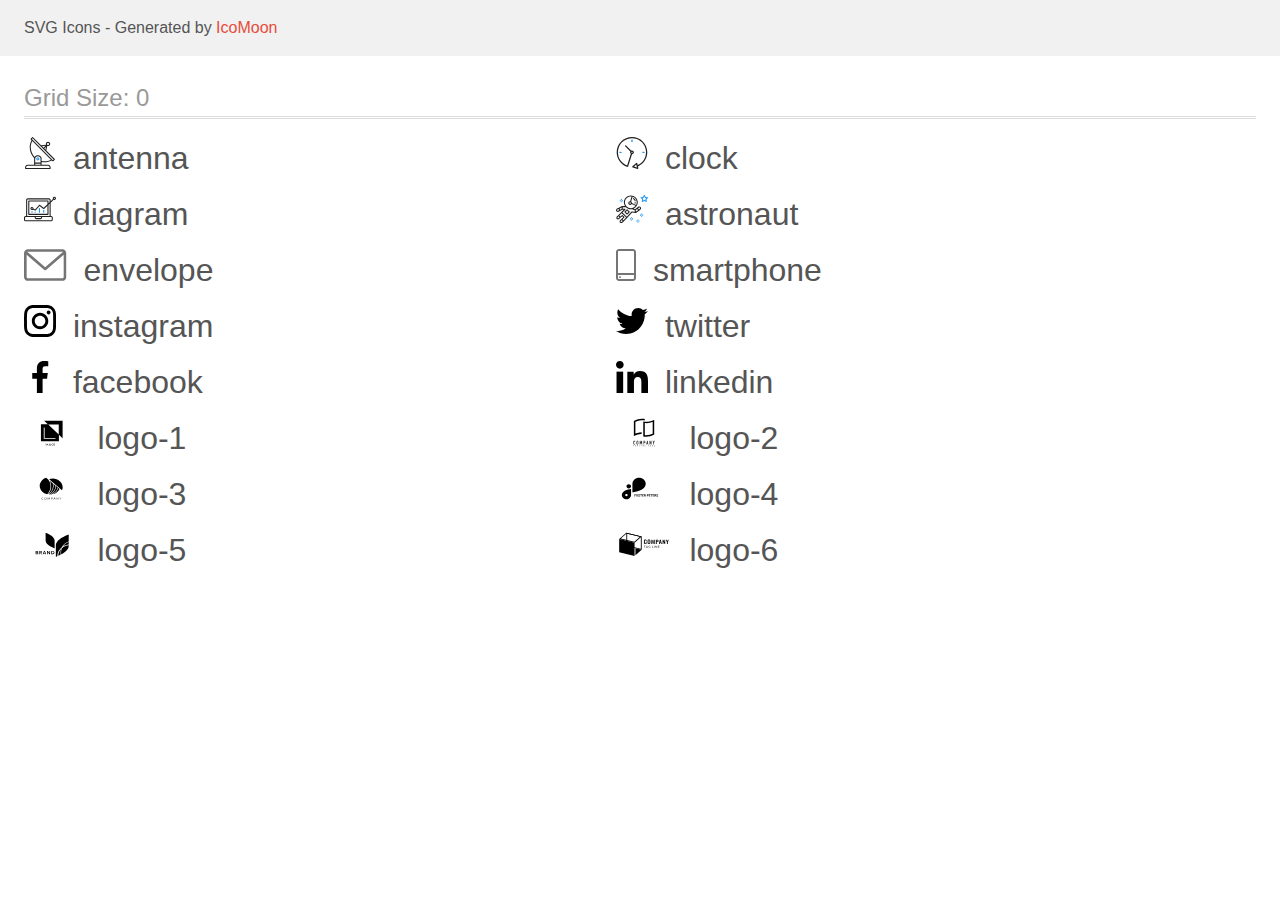
<file: images/icons/icomoon/demo.html>
<!doctype html>
<html>
<head>
    <title>IcoMoon - SVG Icons</title>
    <meta charset="utf-8">
    <meta name="viewport" content="width=device-width, initial-scale=1">
    <link rel="stylesheet" href="demo-files/demo.css">
    <link rel="stylesheet" href="style.css">
</head>
<body>
<svg aria-hidden="true" style="position: absolute; width: 0; height: 0; overflow: hidden;" version="1.1" xmlns="http://www.w3.org/2000/svg" xmlns:xlink="http://www.w3.org/1999/xlink">
<defs>
<symbol id="antenna" viewBox="0 0 32 32">
<path fill="#212121" style="fill: var(--color1, #212121)" d="M30.773 22.098l-8.443-8.505 0.937-4.615c0.242 0.094 0.499 0.144 0.758 0.146h0.006c1.192 0.014 2.17-0.941 2.184-2.133s-0.941-2.17-2.133-2.184c-1.192-0.014-2.17 0.941-2.184 2.133-0.003 0.255 0.039 0.509 0.125 0.749l-4.96 0.605-8.091-8.133c-0.099-0.101-0.235-0.159-0.377-0.16-0.14 0.001-0.274 0.056-0.373 0.155l-1.513 1.504c-0.208 0.208-0.208 0.546 0 0.754l0.814 0.826c-3.153 5.798-2.129 12.978 2.519 17.663 0.043 0.041 0.092 0.074 0.146 0.098-0.034 0.18-0.051 0.364-0.052 0.547v6.187h-6.4c-1.472 0.002-2.665 1.195-2.667 2.667v1.067c0 0.295 0.239 0.533 0.533 0.533h24.533c0.295 0 0.533-0.239 0.533-0.533v-1.067c-0.002-1.472-1.195-2.665-2.667-2.667h-6.4v-2.742c1.003 0.21 2.024 0.317 3.049 0.32 2.458-0.003 4.877-0.615 7.040-1.783l0.818 0.823c0.099 0.101 0.235 0.159 0.377 0.16 0.14-0.001 0.274-0.056 0.373-0.155l1.513-1.504c0.208-0.208 0.208-0.546 0-0.754zM23.28 6.233c0.418-0.415 1.093-0.414 1.508 0.004s0.414 1.093-0.004 1.508c-0.2 0.199-0.47 0.31-0.752 0.31h-0.003c-0.589-0.003-1.064-0.483-1.061-1.072 0.002-0.282 0.115-0.552 0.314-0.751h-0.002zM22.024 9.738l-0.598 2.946-1.175-1.182 1.774-1.763zM21.419 8.836l-1.92 1.909-1.485-1.493 3.405-0.415zM24.004 28.8c0.884 0 1.6 0.716 1.6 1.6v0.533h-23.467v-0.533c0-0.884 0.716-1.6 1.6-1.6h20.267zM16.537 26.667v1.067h-5.333v-1.067h5.333zM11.204 25.6v-4.053c0-1.294 1.196-2.347 2.667-2.347s2.667 1.053 2.667 2.347v4.053h-5.333zM17.604 23.904v-2.357c0-1.882-1.675-3.413-3.733-3.413-1.331-0.020-2.576 0.657-3.281 1.786-4.058-4.274-4.971-10.645-2.279-15.887l18.602 18.708c-2.872 1.461-6.165 1.873-9.309 1.163zM28.893 23.22l-21.057-21.181 0.755-0.752 7.935 7.98c0.004 0 0.006 0.007 0.010 0.010l13.115 13.191-0.757 0.752z"></path>
<path fill="#2196f3" style="fill: var(--color2, #2196f3)" d="M13.876 20.267h-0.005c-0.884-0.001-1.601 0.714-1.602 1.598s0.714 1.601 1.598 1.602h0.005c0.884 0.001 1.601-0.714 1.602-1.598s-0.714-1.601-1.598-1.602zM14.249 22.245c-0.1 0.1-0.236 0.156-0.378 0.155-0.295-0.002-0.532-0.242-0.531-0.536 0.001-0.141 0.057-0.276 0.157-0.375s0.233-0.154 0.373-0.155c0.295 0.002 0.532 0.241 0.53 0.536-0.001 0.141-0.057 0.276-0.157 0.375h0.005z"></path>
</symbol>
<symbol id="clock" viewBox="0 0 32 32">
<path fill="#212121" style="fill: var(--color1, #212121)" d="M31.297 15.301c-0.002-8.452-6.855-15.303-15.308-15.301s-15.303 6.855-15.301 15.308c0.001 6.658 4.307 12.551 10.649 14.576 0.061 0.019 0.124 0.029 0.187 0.029 0.121-0 0.239-0.032 0.342-0.094 0.135-0.080 0.236-0.207 0.283-0.356l3.865-12.25c1.057-0.005 1.909-0.866 1.903-1.923s-0.866-1.909-1.923-1.903c-0.284 0.001-0.565 0.067-0.82 0.191l-5.106-5.107c-0.253-0.245-0.657-0.238-0.902 0.016-0.239 0.247-0.239 0.639 0 0.886l5.103 5.109c-0.392 0.799-0.168 1.764 0.536 2.309l-3.683 11.673c-7.278-2.681-11.004-10.754-8.323-18.032s10.754-11.004 18.032-8.323 11.004 10.754 8.323 18.032c-1.31 3.556-4.001 6.431-7.462 7.973l-0.398-1.874c-0.073-0.344-0.411-0.565-0.756-0.492-0.109 0.023-0.209 0.074-0.292 0.148l-3.837 3.426c-0.263 0.234-0.287 0.637-0.052 0.9 0.076 0.085 0.174 0.149 0.283 0.184l4.899 1.563c0.335 0.108 0.694-0.077 0.802-0.412 0.034-0.106 0.040-0.219 0.017-0.328l-0.391-1.839c5.664-2.388 9.342-7.942 9.329-14.089zM15.992 14.664c0.352 0 0.638 0.286 0.638 0.638s-0.286 0.638-0.638 0.638c-0.352 0-0.638-0.285-0.638-0.638s0.285-0.638 0.638-0.638zM18.093 29.528l2.184-1.948 0.603 2.84-2.787-0.892z"></path>
<path fill="#2196f3" style="fill: var(--color2, #2196f3)" d="M15.354 3.185v1.275c0 0.352 0.285 0.638 0.638 0.638s0.638-0.285 0.638-0.638v-1.275c0-0.352-0.286-0.638-0.638-0.638s-0.638 0.286-0.638 0.638z"></path>
<path fill="#2196f3" style="fill: var(--color2, #2196f3)" d="M3.876 14.664c-0.352 0-0.638 0.286-0.638 0.638s0.285 0.638 0.638 0.638h1.275c0.352 0 0.638-0.285 0.638-0.638s-0.285-0.638-0.638-0.638h-1.275z"></path>
<path fill="#2196f3" style="fill: var(--color2, #2196f3)" d="M28.108 15.939c0.352 0 0.638-0.285 0.638-0.638s-0.285-0.638-0.638-0.638h-1.275c-0.352 0-0.638 0.286-0.638 0.638s0.286 0.638 0.638 0.638h1.275z"></path>
</symbol>
<symbol id="diagram" viewBox="0 0 32 32">
<path fill="#2196f3" style="fill: var(--color2, #2196f3)" d="M14.926 14.965h1.066v4.798h-1.066v-4.797z"></path>
<path fill="#2196f3" style="fill: var(--color2, #2196f3)" d="M19.19 17.097h1.066v2.665h-1.066v-2.665z"></path>
<path fill="#2196f3" style="fill: var(--color2, #2196f3)" d="M10.661 18.696h1.066v1.066h-1.066v-1.066z"></path>
<path fill="#2196f3" style="fill: var(--color2, #2196f3)" d="M7.463 18.163h1.066v1.599h-1.066v-1.599z"></path>
<path fill="#212121" style="fill: var(--color1, #212121)" d="M1.599 28.291h25.587c0.883 0 1.599-0.716 1.599-1.599v-2.132c0-0.883-0.716-1.599-1.599-1.599h-0.533v-13.293l3.028-2.868c0.703 0.346 1.553 0.136 2.013-0.499s0.396-1.508-0.152-2.068-1.42-0.644-2.065-0.198c-0.644 0.446-0.873 1.292-0.542 2.002l-2.281 2.163v-1.23c0-0.883-0.716-1.599-1.599-1.599h-21.322c-0.883 0-1.599 0.716-1.599 1.599v15.992h-0.533c-0.883 0-1.599 0.716-1.599 1.599v2.132c0 0.883 0.716 1.599 1.599 1.599zM30.384 4.837c0.294 0 0.533 0.239 0.533 0.533s-0.239 0.533-0.533 0.533c-0.294 0-0.533-0.239-0.533-0.533s0.239-0.533 0.533-0.533zM3.198 6.969c0-0.294 0.239-0.533 0.533-0.533h21.322c0.294 0 0.533 0.239 0.533 0.533v2.239l-1.066 1.013v-2.186c0-0.294-0.239-0.533-0.533-0.533h-19.19c-0.294 0-0.533 0.239-0.533 0.533v13.326c0 0.294 0.239 0.533 0.533 0.533h19.19c0.294 0 0.533-0.239 0.533-0.533v-9.674l1.066-1.010v12.284h-22.388v-15.992zM7.996 13.899c-0.721-0.002-1.354 0.478-1.546 1.174s0.105 1.433 0.725 1.801c0.62 0.368 1.41 0.276 1.928-0.226l1.853 0.93c0.215 0.108 0.476 0.057 0.636-0.123l3.939-4.431 3.872 2.901c0.208 0.156 0.498 0.139 0.686-0.039l3.365-3.188v8.131h-18.124v-12.26h18.124v2.66l-3.771 3.572-3.904-2.927c-0.222-0.166-0.534-0.135-0.718 0.072l-3.993 4.493-1.493-0.746c0.011-0.064 0.018-0.129 0.020-0.193 0-0.883-0.716-1.599-1.599-1.599zM8.529 15.498c0 0.294-0.239 0.533-0.533 0.533s-0.533-0.239-0.533-0.533c0-0.294 0.239-0.533 0.533-0.533s0.533 0.239 0.533 0.533zM11.727 24.027h5.331v0.533c0 0.294-0.239 0.533-0.533 0.533h-4.264c-0.294 0-0.533-0.239-0.533-0.533v-0.533zM1.066 24.56c0-0.294 0.239-0.533 0.533-0.533h9.062v0.533c0 0.883 0.716 1.599 1.599 1.599h4.264c0.883 0 1.599-0.716 1.599-1.599v-0.533h9.062c0.294 0 0.533 0.239 0.533 0.533v2.132c0 0.294-0.239 0.533-0.533 0.533h-25.587c-0.294 0-0.533-0.239-0.533-0.533v-2.132z"></path>
</symbol>
<symbol id="astronaut" viewBox="0 0 32 32">
<path fill="#2196f3" style="fill: var(--color2, #2196f3)" d="M31.974 4.524c-0.063-0.193-0.229-0.333-0.43-0.363l-1.91-0.278-0.855-1.731c-0.179-0.365-0.777-0.365-0.956 0l-0.855 1.731-1.91 0.278c-0.201 0.029-0.367 0.17-0.431 0.363-0.062 0.193-0.011 0.405 0.135 0.547l1.383 1.348-0.326 1.903c-0.034 0.2 0.048 0.402 0.212 0.522 0.166 0.121 0.382 0.135 0.562 0.040l1.709-0.899 1.709 0.899c0.078 0.041 0.164 0.061 0.249 0.061 0.11 0 0.221-0.034 0.314-0.102 0.164-0.119 0.246-0.322 0.212-0.522l-0.326-1.903 1.383-1.348c0.145-0.142 0.197-0.354 0.135-0.547zM29.511 5.851c-0.125 0.122-0.183 0.299-0.153 0.472l0.191 1.114-1-0.526c-0.078-0.041-0.163-0.061-0.249-0.061s-0.17 0.020-0.249 0.061l-1.001 0.526 0.191-1.114c0.030-0.173-0.028-0.349-0.153-0.472l-0.81-0.789 1.119-0.163c0.174-0.025 0.324-0.134 0.402-0.292l0.5-1.013 0.5 1.013c0.078 0.157 0.228 0.267 0.402 0.292l1.119 0.163-0.809 0.789z"></path>
<path fill="#2196f3" style="fill: var(--color2, #2196f3)" d="M26.134 20.522h-1.067v1.067h1.067v-1.067z"></path>
<path fill="#2196f3" style="fill: var(--color2, #2196f3)" d="M26.134 22.656h-1.067v1.067h1.067v-1.067z"></path>
<path fill="#2196f3" style="fill: var(--color2, #2196f3)" d="M27.2 21.589h-1.067v1.067h1.067v-1.067z"></path>
<path fill="#2196f3" style="fill: var(--color2, #2196f3)" d="M25.067 21.589h-1.067v1.067h1.067v-1.067z"></path>
<path fill="#2196f3" style="fill: var(--color2, #2196f3)" d="M22.4 26.389h-1.067v1.067h1.067v-1.067z"></path>
<path fill="#2196f3" style="fill: var(--color2, #2196f3)" d="M22.4 28.522h-1.067v1.067h1.067v-1.067z"></path>
<path fill="#2196f3" style="fill: var(--color2, #2196f3)" d="M23.467 27.456h-1.067v1.067h1.067v-1.067z"></path>
<path fill="#2196f3" style="fill: var(--color2, #2196f3)" d="M21.333 27.456h-1.067v1.067h1.067v-1.067z"></path>
<path fill="#2196f3" style="fill: var(--color2, #2196f3)" d="M16 24.256h-1.067v1.067h1.067v-1.067z"></path>
<path fill="#2196f3" style="fill: var(--color2, #2196f3)" d="M16 26.389h-1.067v1.067h1.067v-1.067z"></path>
<path fill="#2196f3" style="fill: var(--color2, #2196f3)" d="M17.067 25.322h-1.067v1.067h1.067v-1.067z"></path>
<path fill="#2196f3" style="fill: var(--color2, #2196f3)" d="M14.933 25.322h-1.067v1.067h1.067v-1.067z"></path>
<path fill="#2196f3" style="fill: var(--color2, #2196f3)" d="M5.867 6.122h-1.067v1.067h1.067v-1.067z"></path>
<path fill="#2196f3" style="fill: var(--color2, #2196f3)" d="M5.867 8.255h-1.067v1.067h1.067v-1.067z"></path>
<path fill="#2196f3" style="fill: var(--color2, #2196f3)" d="M6.933 7.189h-1.067v1.067h1.067v-1.067z"></path>
<path fill="#2196f3" style="fill: var(--color2, #2196f3)" d="M4.8 7.189h-1.067v1.067h1.067v-1.067z"></path>
<path fill="#212121" style="fill: var(--color1, #212121)" d="M24.715 14.159c-0.287-0.388-0.709-0.637-1.188-0.705-0.481-0.068-0.956 0.058-1.34 0.352l-1.252 0.96-1.898 1.417-1.358-0.541c2.421-1.086 4.114-3.508 4.114-6.32 0-3.823-3.123-6.933-6.961-6.933s-6.961 3.11-6.961 6.933c0 1.386 0.414 2.674 1.12 3.758l-2.764-0.024c-0.002 0-0.003 0-0.005 0-0.009 0-0.015 0.004-0.023 0.005-0.053 0.002-0.105 0.013-0.155 0.031-0.013 0.005-0.026 0.008-0.038 0.013-0.006 0.003-0.013 0.003-0.019 0.006l-3.233 1.596c-0.001 0-0.001 0-0.001 0.001l-1.893 0.911c-0.021 0.009-0.042 0.021-0.063 0.035-0.755 0.502-1.012 1.489-0.598 2.295 0.22 0.429 0.595 0.745 1.056 0.889 0.178 0.055 0.359 0.083 0.539 0.083 0.29 0 0.577-0.071 0.839-0.211l1.388-0.738 2.264-1.169 1.357-0.008-5.442 5.416c-0.001 0.001-0.001 0.001-0.002 0.001l-1.339 1.333c-0.316 0.315-0.49 0.732-0.49 1.178s0.174 0.863 0.49 1.179c0.325 0.323 0.752 0.485 1.179 0.485s0.854-0.162 1.18-0.485l1.314-1.309 1.741-1.3 0.901 0.897-1.762 1.754c-0 0.001-0.001 0.001-0.002 0.001l-1.339 1.333c-0.316 0.315-0.49 0.732-0.49 1.178s0.174 0.863 0.49 1.179c0.325 0.323 0.753 0.485 1.18 0.485s0.855-0.162 1.18-0.485l3.482-3.467c0.001-0.001 0.001-0.001 0.001-0.002l1.010-1-0.004-0.004c0.006-0.006 0.015-0.009 0.022-0.015l5.166-5.658 3.471 0.494c0.025 0.004 0.050 0.005 0.075 0.005 0.065 0 0.127-0.015 0.187-0.038 0.018-0.006 0.033-0.015 0.050-0.023 0.019-0.010 0.039-0.015 0.058-0.027l3.213-2.133c0.012-0.008 0.018-0.021 0.029-0.029 0.013-0.010 0.029-0.014 0.041-0.026l1.271-1.191c0.662-0.62 0.753-1.635 0.212-2.362zM2.13 17.77c-0.173 0.093-0.37 0.111-0.558 0.052-0.187-0.058-0.338-0.186-0.427-0.358-0.161-0.314-0.068-0.695 0.214-0.902l1.314-0.632 0.449 1.312-0.992 0.528zM5.628 15.942l-1.548 0.8-0.439-1.283 2.027-1.001-0.040 1.484zM20.727 9.322c0 0.918-0.219 1.785-0.599 2.559l-4.181-1.899c-0.044-0.573-0.341-1.075-0.788-1.388l1.464-4.86c2.378 0.756 4.105 2.974 4.105 5.588zM8.938 9.322c0-3.235 2.644-5.867 5.894-5.867 0.253 0 0.5 0.021 0.745 0.052l-1.432 4.754c-0.019-0.001-0.037-0.006-0.057-0.006-1.033 0-1.873 0.837-1.873 1.867s0.84 1.867 1.873 1.867c0.694 0 1.294-0.383 1.618-0.945l3.862 1.755c-1.075 1.446-2.795 2.39-4.737 2.39-3.25 0-5.894-2.632-5.894-5.867zM14.894 10.122c0 0.441-0.362 0.8-0.806 0.8s-0.806-0.359-0.806-0.8c0-0.441 0.362-0.8 0.806-0.8s0.806 0.359 0.806 0.8zM2.465 25.146c-0.236 0.234-0.619 0.234-0.854 0.001-0.114-0.114-0.176-0.263-0.176-0.423s0.062-0.309 0.176-0.421l0.962-0.958 0.851 0.848-0.959 0.955zM5.679 28.88c-0.236 0.234-0.619 0.235-0.855 0.001-0.114-0.114-0.176-0.263-0.176-0.423s0.062-0.309 0.176-0.421l0.963-0.959 0.852 0.848-0.96 0.955zM9.16 25.411c-0.001 0-0.001 0-0.002 0.001l-1.765 1.76-0.852-0.848 1.763-1.755c0 0 0 0 0-0s0.001-0.001 0.002-0.001c0.040-0.040 0.065-0.088 0.090-0.135 0.007-0.014 0.020-0.026 0.026-0.040 0.017-0.041 0.019-0.085 0.026-0.129 0.003-0.025 0.014-0.047 0.014-0.073 0-0.036-0.013-0.070-0.020-0.106-0.006-0.032-0.006-0.065-0.019-0.095-0.020-0.050-0.055-0.094-0.091-0.138-0.010-0.012-0.014-0.027-0.025-0.038 0 0 0 0-0.001 0s-0.001-0.002-0.001-0.002l-1.607-1.6c-0.017-0.017-0.039-0.024-0.058-0.038-0.028-0.022-0.055-0.042-0.087-0.058-0.030-0.015-0.061-0.024-0.093-0.033-0.034-0.010-0.067-0.017-0.103-0.020-0.033-0.002-0.063 0.001-0.095 0.005-0.036 0.004-0.069 0.009-0.104 0.020-0.034 0.011-0.063 0.027-0.094 0.045-0.020 0.011-0.042 0.015-0.061 0.029l-1.773 1.324-0.901-0.897 2.399-2.386 4.361 4.289-0.928 0.919zM15.979 18.394c-0.015-0.002-0.030 0.004-0.045 0.003-0.039-0.002-0.076 0.001-0.115 0.007-0.030 0.005-0.059 0.011-0.088 0.021-0.034 0.012-0.065 0.028-0.097 0.047-0.030 0.018-0.057 0.037-0.083 0.061-0.013 0.011-0.028 0.017-0.040 0.029l-4.698 5.146-4.328-4.257 2.833-2.818c0.209-0.208 0.21-0.546 0.002-0.755-0.105-0.105-0.243-0.157-0.381-0.156v-0.001l-2.219 0.013 0.028-1.607 3.104 0.027c1.265 1.294 3.029 2.101 4.981 2.101 0.437 0 0.864-0.045 1.279-0.123 0.040 0.032 0.079 0.065 0.13 0.085l2.41 0.96 0.331 1.644-3.003-0.427zM20.020 18.572l-0.313-1.558 1.446-1.080 0.947 1.257-2.080 1.381zM23.774 15.741l-0.838 0.785-0.931-1.236 0.831-0.637c0.155-0.119 0.351-0.168 0.543-0.143 0.193 0.027 0.364 0.128 0.48 0.284 0.217 0.292 0.18 0.699-0.085 0.947z"></path>
<path fill="#212121" style="fill: var(--color1, #212121)" d="M13.602 18.544l-2.143-2.133c-0.207-0.207-0.545-0.207-0.753 0l-2.142 2.133c-0.1 0.101-0.157 0.236-0.157 0.378s0.056 0.278 0.157 0.378l2.142 2.133c0.104 0.103 0.241 0.155 0.377 0.155s0.273-0.052 0.376-0.155l2.143-2.133c0.1-0.1 0.157-0.236 0.157-0.378s-0.057-0.278-0.157-0.378zM11.083 20.303l-1.387-1.381 1.387-1.381 1.387 1.381-1.387 1.381z"></path>
<path fill="#212121" style="fill: var(--color1, #212121)" d="M17.164 5.071l-0.258 1.036c0.071 0.018 1.738 0.452 1.738 2.149h1.067c-0-2.017-1.666-2.965-2.547-3.185z"></path>
<path fill="#212121" style="fill: var(--color1, #212121)" d="M19.711 9.322h-1.067v1.067h1.067v-1.067z"></path>
</symbol>
<symbol id="envelope" viewBox="0 0 43 32">
<path fill="#757575" style="fill: var(--color3, #757575)" d="M38.667 0h-34.667c-2.206 0-4 1.794-4 4v24c0 2.206 1.794 4 4 4h34.667c2.206 0 4-1.794 4-4v-24c0-2.206-1.794-4-4-4v0zM38.667 2.667c0.181 0 0.353 0.038 0.511 0.103l-17.844 15.466-17.844-15.466c0.158-0.066 0.33-0.103 0.511-0.103h34.667zM38.667 29.333h-34.667c-0.736 0-1.333-0.598-1.333-1.333v-22.413l17.793 15.421c0.251 0.217 0.563 0.326 0.874 0.326s0.622-0.108 0.874-0.326l17.793-15.421v22.413c0 0.736-0.598 1.333-1.333 1.333v0z"></path>
</symbol>
<symbol id="smartphone" viewBox="0 0 20 32">
<path fill="#757575" style="fill: var(--color3, #757575)" d="M17 0h-14c-1.654 0-3 1.346-3 3v26c0 1.654 1.346 3 3 3h14c1.654 0 3-1.346 3-3v-26c0-1.654-1.346-3-3-3zM3 2h14c0.552 0 1 0.448 1 1v21h-16v-21c0-0.552 0.448-1 1-1zM17 30h-14c-0.552 0-1-0.448-1-1v-3h16v3c0 0.552-0.448 1-1 1z"></path>
<path fill="#757575" style="fill: var(--color3, #757575)" d="M4.707 27.478c0.391 0.365 0.391 0.956 0 1.321s-1.024 0.365-1.414 0c-0.391-0.365-0.391-0.956 0-1.321s1.024-0.365 1.414 0z"></path>
</symbol>
<symbol id="instagram" viewBox="0 0 32 32">
<path d="M31.969 9.408c-0.075-1.7-0.35-2.869-0.744-3.882-0.406-1.075-1.032-2.038-1.851-2.838-0.8-0.813-1.769-1.444-2.832-1.844-1.019-0.394-2.182-0.669-3.882-0.744-1.713-0.081-2.257-0.1-6.601-0.1s-4.888 0.019-6.595 0.094c-1.7 0.075-2.869 0.35-3.882 0.744-1.075 0.406-2.038 1.031-2.838 1.85-0.813 0.8-1.444 1.769-1.844 2.832-0.394 1.019-0.669 2.182-0.744 3.882-0.081 1.713-0.1 2.257-0.1 6.601s0.019 4.888 0.094 6.595c0.075 1.7 0.35 2.869 0.744 3.882 0.406 1.075 1.038 2.038 1.85 2.838 0.8 0.813 1.769 1.444 2.832 1.844 1.019 0.394 2.182 0.669 3.882 0.744 1.706 0.075 2.25 0.094 6.595 0.094s4.888-0.019 6.595-0.094c1.7-0.075 2.869-0.35 3.882-0.744 2.151-0.832 3.851-2.532 4.682-4.682 0.394-1.019 0.669-2.182 0.744-3.882 0.075-1.707 0.094-2.251 0.094-6.595s-0.006-4.888-0.081-6.595zM29.087 22.473c-0.069 1.563-0.331 2.407-0.55 2.969-0.538 1.394-1.644 2.5-3.038 3.038-0.563 0.219-1.413 0.481-2.969 0.55-1.688 0.075-2.194 0.094-6.464 0.094s-4.782-0.019-6.464-0.094c-1.563-0.069-2.407-0.331-2.969-0.55-0.694-0.256-1.325-0.663-1.838-1.194-0.531-0.519-0.938-1.144-1.194-1.838-0.219-0.563-0.481-1.413-0.55-2.969-0.075-1.688-0.094-2.194-0.094-6.464s0.019-4.782 0.094-6.464c0.069-1.563 0.331-2.407 0.55-2.969 0.256-0.694 0.663-1.325 1.2-1.838 0.519-0.531 1.144-0.938 1.838-1.194 0.563-0.219 1.413-0.481 2.969-0.55 1.688-0.075 2.194-0.094 6.464-0.094 4.276 0 4.782 0.019 6.464 0.094 1.563 0.069 2.407 0.331 2.969 0.55 0.694 0.256 1.325 0.662 1.838 1.194 0.531 0.519 0.938 1.144 1.194 1.838 0.219 0.563 0.481 1.413 0.55 2.969 0.075 1.688 0.094 2.194 0.094 6.464s-0.019 4.77-0.094 6.458z"></path>
<path d="M16.059 7.783c-4.538 0-8.22 3.682-8.22 8.22s3.682 8.22 8.22 8.22c4.538 0 8.22-3.682 8.22-8.22s-3.682-8.22-8.22-8.22zM16.059 21.335c-2.944 0-5.332-2.388-5.332-5.332s2.388-5.332 5.332-5.332c2.944 0 5.332 2.388 5.332 5.332s-2.388 5.332-5.332 5.332z"></path>
<path d="M26.524 7.458c0 1.060-0.859 1.919-1.919 1.919s-1.919-0.859-1.919-1.919c0-1.060 0.859-1.919 1.919-1.919s1.919 0.859 1.919 1.919z"></path>
</symbol>
<symbol id="twitter" viewBox="0 0 32 32">
<path d="M32 6.078c-1.19 0.522-2.458 0.868-3.78 1.036 1.36-0.812 2.398-2.088 2.886-3.626-1.268 0.756-2.668 1.29-4.16 1.588-1.204-1.282-2.92-2.076-4.792-2.076-3.632 0-6.556 2.948-6.556 6.562 0 0.52 0.044 1.020 0.152 1.496-5.454-0.266-10.28-2.88-13.522-6.862-0.566 0.982-0.898 2.106-0.898 3.316 0 2.272 1.17 4.286 2.914 5.452-1.054-0.020-2.088-0.326-2.964-0.808 0 0.020 0 0.046 0 0.072 0 3.188 2.274 5.836 5.256 6.446-0.534 0.146-1.116 0.216-1.72 0.216-0.42 0-0.844-0.024-1.242-0.112 0.85 2.598 3.262 4.508 6.13 4.57-2.232 1.746-5.066 2.798-8.134 2.798-0.538 0-1.054-0.024-1.57-0.090 2.906 1.874 6.35 2.944 10.064 2.944 12.072 0 18.672-10 18.672-18.668 0-0.29-0.010-0.57-0.024-0.848 1.302-0.924 2.396-2.078 3.288-3.406z"></path>
</symbol>
<symbol id="facebook" viewBox="0 0 32 32">
<path d="M21.329 5.313h2.921v-5.088c-0.504-0.069-2.237-0.225-4.256-0.225-4.212 0-7.097 2.649-7.097 7.519v4.481h-4.648v5.688h4.648v14.312h5.699v-14.311h4.46l0.708-5.688h-5.169v-3.919c0.001-1.644 0.444-2.769 2.735-2.769z"></path>
</symbol>
<symbol id="linkedin" viewBox="0 0 32 32">
<path d="M31.992 32v-0.001h0.008v-11.736c0-5.741-1.236-10.164-7.948-10.164-3.227 0-5.392 1.771-6.276 3.449h-0.093v-2.913h-6.364v21.364h6.627v-10.579c0-2.785 0.528-5.479 3.977-5.479 3.399 0 3.449 3.179 3.449 5.657v10.401h6.62z"></path>
<path d="M0.528 10.636h6.635v21.364h-6.635v-21.364z"></path>
<path d="M3.843 0c-2.121 0-3.843 1.721-3.843 3.843s1.721 3.879 3.843 3.879c2.121 0 3.843-1.757 3.843-3.879-0.001-2.121-1.723-3.843-3.843-3.843v0z"></path>
</symbol>
<symbol id="logo-1" viewBox="0 0 57 32">
<path d="M20.267 3.733l3.738 3.538-6.938-0.004v17.166h18.133v-6.564l3.733 3.534v-17.671h-18.667zM35.036 17.455l-10.597-10.032h10.597v10.032zM31.746 21.923h-11.81v-11.545h0.835v10.764h10.975v0.782zM22.725 26.72l-0.436 0.898-0.436-0.898h-0.366l0.637 1.198v0.698h0.331v-0.698l0.635-1.198h-0.365zM23.273 28.615l0.154-0.441h0.734l0.155 0.441h0.344l-0.717-1.896h-0.296l-0.716 1.896h0.342zM23.794 27.122l0.275 0.786h-0.549l0.275-0.786zM25.531 27.863c-0.048 0.073-0.072 0.153-0.072 0.241 0 0.16 0.056 0.29 0.168 0.389s0.263 0.148 0.451 0.148 0.349-0.051 0.484-0.152l0.107 0.126h0.367l-0.279-0.329c0.109-0.149 0.164-0.341 0.164-0.574h-0.275c0 0.128-0.026 0.243-0.079 0.348l-0.366-0.432 0.129-0.094c0.091-0.066 0.157-0.132 0.197-0.198s0.060-0.14 0.060-0.219c0-0.12-0.044-0.22-0.133-0.301s-0.201-0.122-0.339-0.122c-0.153 0-0.274 0.043-0.365 0.13s-0.135 0.203-0.135 0.352c0 0.061 0.014 0.124 0.043 0.189s0.081 0.144 0.155 0.237c-0.141 0.101-0.235 0.188-0.283 0.262zM26.386 28.282c-0.093 0.071-0.193 0.107-0.299 0.107-0.095 0-0.17-0.027-0.227-0.082s-0.085-0.126-0.085-0.214c0-0.102 0.052-0.192 0.156-0.271l0.040-0.029 0.414 0.488zM26.046 27.442c-0.089-0.11-0.134-0.202-0.134-0.275 0-0.063 0.018-0.116 0.055-0.158s0.085-0.063 0.147-0.063c0.057 0 0.105 0.018 0.142 0.053s0.056 0.077 0.056 0.126c0 0.075-0.027 0.136-0.081 0.184l-0.040 0.033-0.145 0.099zM29.132 28.472c0.13-0.114 0.205-0.272 0.224-0.474h-0.328c-0.017 0.135-0.059 0.232-0.124 0.29s-0.162 0.087-0.292 0.087c-0.142 0-0.249-0.054-0.323-0.161s-0.109-0.264-0.109-0.469v-0.168c0.002-0.202 0.041-0.355 0.117-0.46s0.188-0.158 0.331-0.158c0.123 0 0.217 0.030 0.28 0.091s0.104 0.158 0.12 0.294h0.328c-0.021-0.207-0.095-0.368-0.223-0.482s-0.296-0.171-0.505-0.171c-0.155 0-0.293 0.037-0.411 0.111s-0.209 0.179-0.272 0.315c-0.063 0.136-0.095 0.294-0.095 0.473v0.177c0.003 0.174 0.035 0.328 0.098 0.46s0.151 0.234 0.266 0.306c0.115 0.071 0.249 0.107 0.4 0.107 0.216 0 0.389-0.056 0.52-0.169zM31.068 28.206c0.064-0.141 0.096-0.304 0.096-0.49v-0.105c-0.001-0.185-0.034-0.347-0.099-0.486s-0.158-0.247-0.277-0.32c-0.119-0.075-0.256-0.112-0.41-0.112s-0.292 0.038-0.411 0.113c-0.119 0.075-0.211 0.183-0.277 0.324s-0.098 0.305-0.098 0.49v0.107c0.001 0.181 0.034 0.342 0.099 0.48s0.159 0.246 0.279 0.322c0.121 0.075 0.258 0.112 0.411 0.112 0.155 0 0.293-0.037 0.411-0.112s0.212-0.183 0.276-0.323zM30.716 27.135c0.080 0.112 0.12 0.273 0.12 0.483v0.099c0 0.214-0.040 0.376-0.119 0.487s-0.19 0.167-0.336 0.167c-0.144 0-0.257-0.057-0.339-0.171s-0.121-0.275-0.121-0.483v-0.109c0.002-0.204 0.043-0.362 0.122-0.473s0.192-0.168 0.335-0.168c0.146 0 0.258 0.056 0.337 0.168z"></path>
</symbol>
<symbol id="logo-2" viewBox="0 0 57 32">
<path d="M26.727 3.165h-0.073c-0.112-0.007-0.224-0.010-0.336-0.012v0h-0.243c-0.212 0-0.428 0.005-0.642 0.016-0.016-0.001-0.032-0.001-0.049 0-1.944 0.11-3.848 0.596-5.609 1.431l-0.231 0.111v11.809l0.54-0.183c0.474-0.163 0.978-0.309 1.5-0.445 1.411-0.362 2.861-0.555 4.317-0.574v1.551c-0.193 0.001-0.38 0.007-0.568 0.016h-0.045c-1.121 0.061-2.233 0.232-3.322 0.51-1.378 0.345-2.708 0.863-3.957 1.542v-15.145c1.298-0.757 2.695-1.325 4.151-1.688 1.278-0.33 2.593-0.5 3.913-0.504h0.228c0.273 0.007 0.538 0.019 0.788 0.038 0.658 0.046 1.31 0.15 1.95 0.311v1.527c-0.621-0.145-1.253-0.24-1.889-0.285-0.013-0.001-0.026-0.002-0.039-0.003-0.132-0.011-0.263-0.022-0.386-0.022zM29.415 4.726c0.339 0.026 0.689 0.038 1.044 0.038 1.388-0.005 2.769-0.182 4.114-0.528 1.378-0.346 2.706-0.865 3.956-1.543v14.875c-1.298 0.756-2.696 1.325-4.153 1.688-1.279 0.329-2.593 0.498-3.913 0.503-1 0.008-1.997-0.11-2.968-0.35v-14.971c0.229 0.053 0.465 0.102 0.706 0.142 0.394 0.066 0.81 0.115 1.214 0.145zM36.985 4.841l-0.54 0.182c-0.497 0.167-0.997 0.316-1.5 0.449-1.465 0.377-2.971 0.57-4.483 0.575-0.352 0-0.676-0.010-0.989-0.030l-0.43-0.028v12.148l0.37 0.033c0.343 0.030 0.696 0.045 1.052 0.045 1.191-0.005 2.377-0.159 3.531-0.457 0.95-0.238 1.874-0.57 2.759-0.991l0.231-0.111v-11.813z"></path>
<path d="M19.060 24.113c-0.078-0.080-0.171-0.144-0.274-0.186s-0.214-0.061-0.326-0.057c-0.119-0.002-0.237 0.021-0.347 0.065-0.101 0.040-0.193 0.101-0.27 0.178s-0.135 0.17-0.174 0.271c-0.042 0.107-0.063 0.22-0.062 0.335v2.023c-0.005 0.143 0.022 0.284 0.080 0.415 0.048 0.104 0.117 0.196 0.202 0.271 0.081 0.068 0.176 0.117 0.278 0.144 0.098 0.028 0.2 0.042 0.302 0.042 0.113 0.001 0.224-0.023 0.326-0.070 0.101-0.044 0.193-0.108 0.27-0.187 0.075-0.079 0.135-0.171 0.177-0.271 0.043-0.102 0.065-0.212 0.065-0.323v-0.226h-0.529v0.18c0.002 0.062-0.009 0.123-0.031 0.18-0.017 0.043-0.043 0.082-0.077 0.114-0.033 0.026-0.070 0.046-0.111 0.058-0.036 0.012-0.073 0.018-0.111 0.019-0.047 0.006-0.095-0.002-0.139-0.021s-0.081-0.049-0.11-0.088c-0.050-0.081-0.074-0.176-0.070-0.271v-1.887c-0.003-0.105 0.019-0.208 0.065-0.302 0.027-0.043 0.066-0.077 0.112-0.098s0.097-0.030 0.147-0.024c0.046-0.002 0.091 0.008 0.132 0.028s0.077 0.049 0.104 0.086c0.059 0.078 0.090 0.173 0.088 0.271v0.175h0.524v-0.206c0.001-0.121-0.021-0.241-0.065-0.354-0.039-0.106-0.099-0.203-0.177-0.285z"></path>
<path d="M22.202 24.090c-0.169-0.142-0.381-0.221-0.602-0.222-0.108 0-0.215 0.020-0.316 0.057-0.103 0.037-0.198 0.093-0.279 0.165-0.088 0.079-0.158 0.175-0.205 0.283-0.053 0.124-0.079 0.257-0.077 0.392v1.941c-0.004 0.137 0.023 0.272 0.077 0.397 0.048 0.104 0.118 0.197 0.205 0.271 0.081 0.075 0.176 0.133 0.279 0.171 0.101 0.037 0.208 0.056 0.316 0.057s0.215-0.020 0.316-0.057c0.105-0.038 0.202-0.096 0.286-0.171 0.084-0.076 0.152-0.168 0.2-0.271 0.054-0.125 0.081-0.261 0.077-0.397v-1.941c0.003-0.135-0.024-0.268-0.077-0.392-0.047-0.107-0.115-0.203-0.2-0.283zM21.955 26.706c0.004 0.052-0.003 0.104-0.021 0.152s-0.047 0.092-0.084 0.128c-0.070 0.059-0.158 0.091-0.249 0.091s-0.179-0.032-0.249-0.091c-0.037-0.036-0.066-0.080-0.084-0.128s-0.025-0.101-0.021-0.152v-1.941c-0.004-0.052 0.003-0.104 0.021-0.152s0.047-0.092 0.084-0.128c0.070-0.059 0.158-0.091 0.249-0.091s0.179 0.032 0.249 0.091c0.037 0.036 0.066 0.080 0.084 0.128s0.025 0.101 0.021 0.152v1.941z"></path>
<path d="M26.329 27.573v-3.674h-0.509l-0.668 1.945h-0.009l-0.673-1.945h-0.503v3.674h0.525v-2.235h0.009l0.514 1.58h0.262l0.518-1.58h0.009v2.235h0.525z"></path>
<path d="M29.311 24.157c-0.081-0.091-0.183-0.16-0.297-0.201-0.123-0.040-0.251-0.059-0.38-0.057h-0.78v3.674h0.523v-1.435h0.27c0.163 0.007 0.326-0.027 0.472-0.1 0.119-0.066 0.218-0.163 0.287-0.281 0.061-0.098 0.101-0.206 0.12-0.32 0.021-0.138 0.030-0.278 0.028-0.418 0.005-0.176-0.012-0.353-0.051-0.525-0.035-0.127-0.101-0.243-0.193-0.338zM29.041 25.277c-0.002 0.067-0.019 0.132-0.049 0.191-0.030 0.056-0.077 0.102-0.135 0.129-0.078 0.035-0.162 0.050-0.247 0.046h-0.239v-1.249h0.27c0.081-0.004 0.162 0.012 0.236 0.046 0.054 0.031 0.097 0.079 0.123 0.136 0.029 0.065 0.044 0.134 0.046 0.205 0 0.077 0 0.159 0 0.244s0.005 0.174 0 0.252h-0.005z"></path>
<path d="M31.791 23.899h-0.429l-0.809 3.674h0.523l0.154-0.789h0.714l0.154 0.789h0.524l-0.83-3.674zM31.308 26.283l0.258-1.332h0.009l0.256 1.332h-0.524z"></path>
<path d="M35.173 26.112h-0.009l-0.791-2.213h-0.503v3.674h0.523v-2.209h0.011l0.8 2.209h0.492v-3.674h-0.523v2.213z"></path>
<path d="M38.372 23.899l-0.421 1.461h-0.011l-0.421-1.461h-0.554l0.719 2.121v1.553h0.524v-1.553l0.719-2.121h-0.554z"></path>
<path d="M17.6 28.61h0.252v0.708h0.171v-0.708h0.251v-0.145h-0.675v0.145z"></path>
<path d="M19.721 28.465l-0.331 0.853h0.182l0.070-0.194h0.34l0.073 0.194h0.186l-0.339-0.853h-0.182zM19.694 28.981l0.116-0.316 0.116 0.316h-0.232z"></path>
<path d="M21.818 29.004h0.197v0.11c-0.058 0.046-0.129 0.071-0.202 0.072-0.034 0.002-0.069-0.004-0.1-0.019s-0.059-0.036-0.081-0.063c-0.045-0.065-0.068-0.143-0.063-0.222 0-0.19 0.082-0.285 0.246-0.285 0.043-0.004 0.086 0.007 0.121 0.032s0.061 0.062 0.072 0.104l0.169-0.033c-0.036-0.167-0.156-0.251-0.362-0.251-0.11-0.003-0.216 0.036-0.298 0.11-0.043 0.042-0.076 0.094-0.097 0.15s-0.030 0.117-0.025 0.178c-0.005 0.117 0.034 0.231 0.109 0.32 0.042 0.043 0.092 0.077 0.148 0.098s0.116 0.031 0.176 0.027c0.134 0.004 0.263-0.045 0.362-0.136v-0.336h-0.37v0.144z"></path>
<path d="M23.959 28.465h-0.173v0.853h0.598v-0.145h-0.425v-0.708z"></path>
<path d="M25.769 28.465h-0.173v0.853h0.173v-0.853z"></path>
<path d="M27.539 29.035l-0.349-0.57h-0.167v0.853h0.161v-0.557l0.343 0.557h0.171v-0.853h-0.158v0.57z"></path>
<path d="M29.14 28.943h0.425v-0.145h-0.425v-0.187h0.457v-0.145h-0.63v0.853h0.648v-0.145h-0.475v-0.231z"></path>
<path d="M33.020 28.802h-0.336v-0.336h-0.171v0.853h0.171v-0.373h0.336v0.373h0.171v-0.853h-0.171v0.336z"></path>
<path d="M34.629 28.943h0.426v-0.145h-0.426v-0.187h0.459v-0.145h-0.63v0.853h0.646v-0.145h-0.475v-0.231z"></path>
<path d="M36.812 28.943c0.148-0.023 0.224-0.102 0.224-0.237 0.004-0.036-0.001-0.073-0.016-0.106s-0.038-0.062-0.068-0.083c-0.077-0.039-0.163-0.056-0.25-0.050h-0.362v0.853h0.171v-0.357h0.034c0.037-0.002 0.073 0.004 0.107 0.019 0.025 0.015 0.046 0.037 0.061 0.062l0.186 0.271h0.205l-0.104-0.167c-0.046-0.082-0.111-0.153-0.189-0.205zM36.64 28.825h-0.127v-0.214h0.135c0.059-0.005 0.118 0.002 0.174 0.020 0.012 0.011 0.022 0.025 0.029 0.040s0.009 0.032 0.009 0.049c-0.001 0.017-0.005 0.033-0.013 0.048s-0.019 0.027-0.032 0.037c-0.056 0.017-0.115 0.024-0.174 0.020z"></path>
<path d="M38.458 28.943h0.425v-0.145h-0.425v-0.187h0.459v-0.145h-0.631v0.853h0.648v-0.145h-0.475v-0.231z"></path>
</symbol>
<symbol id="logo-3" viewBox="0 0 57 32">
<path d="M19.417 26.187c0.008 0 0.017 0.002 0.025 0.005s0.015 0.007 0.020 0.013l0.116 0.111c-0.090 0.090-0.202 0.162-0.327 0.211-0.147 0.053-0.305 0.079-0.464 0.076-0.149 0.003-0.298-0.021-0.436-0.071-0.125-0.045-0.237-0.113-0.329-0.2-0.094-0.089-0.166-0.194-0.212-0.308-0.051-0.127-0.076-0.261-0.074-0.396-0.002-0.135 0.025-0.27 0.080-0.397 0.051-0.115 0.127-0.22 0.225-0.308 0.099-0.087 0.218-0.155 0.349-0.201 0.143-0.048 0.296-0.072 0.449-0.071 0.143-0.003 0.285 0.019 0.417 0.064 0.115 0.043 0.221 0.104 0.313 0.178l-0.097 0.119c-0.007 0.008-0.015 0.016-0.025 0.021-0.012 0.007-0.025 0.010-0.039 0.009-0.015-0.001-0.030-0.005-0.042-0.013l-0.052-0.032-0.073-0.040c-0.031-0.015-0.064-0.028-0.097-0.039-0.043-0.013-0.087-0.024-0.132-0.032-0.057-0.009-0.115-0.013-0.173-0.013-0.111-0.001-0.22 0.017-0.323 0.053-0.096 0.034-0.182 0.084-0.253 0.149-0.073 0.069-0.128 0.15-0.164 0.238-0.041 0.101-0.061 0.207-0.060 0.313-0.002 0.108 0.018 0.216 0.060 0.318 0.035 0.087 0.090 0.167 0.161 0.236 0.067 0.064 0.149 0.114 0.241 0.147 0.095 0.034 0.197 0.051 0.3 0.050 0.059 0.001 0.119-0.003 0.177-0.010 0.096-0.010 0.188-0.039 0.269-0.085 0.041-0.023 0.079-0.049 0.115-0.078 0.015-0.012 0.035-0.020 0.055-0.020z"></path>
<path d="M22.776 25.629c0.002 0.134-0.025 0.267-0.078 0.393-0.047 0.114-0.122 0.218-0.219 0.305s-0.214 0.155-0.344 0.2c-0.285 0.094-0.599 0.094-0.884 0-0.129-0.046-0.245-0.114-0.342-0.201-0.097-0.089-0.172-0.194-0.221-0.308-0.105-0.255-0.105-0.533 0-0.787 0.050-0.115 0.125-0.22 0.221-0.31 0.097-0.084 0.214-0.15 0.342-0.193 0.284-0.096 0.6-0.096 0.884 0 0.129 0.046 0.246 0.114 0.343 0.201 0.096 0.088 0.17 0.191 0.22 0.304 0.054 0.127 0.080 0.261 0.078 0.395zM22.47 25.629c0.002-0.107-0.016-0.214-0.055-0.316-0.033-0.087-0.086-0.168-0.156-0.236-0.068-0.065-0.152-0.116-0.246-0.149-0.207-0.069-0.436-0.069-0.643 0-0.094 0.033-0.178 0.084-0.246 0.149-0.071 0.068-0.125 0.149-0.157 0.236-0.074 0.206-0.074 0.426 0 0.632 0.033 0.087 0.086 0.168 0.157 0.236 0.068 0.065 0.152 0.115 0.246 0.148 0.207 0.067 0.435 0.067 0.643 0 0.093-0.033 0.177-0.083 0.246-0.148 0.070-0.069 0.123-0.149 0.156-0.236 0.039-0.102 0.058-0.209 0.055-0.316z"></path>
<path d="M25.067 25.96l0.030 0.071c0.012-0.025 0.022-0.048 0.033-0.071 0.011-0.024 0.024-0.047 0.038-0.070l0.743-1.174c0.015-0.020 0.028-0.033 0.042-0.037 0.020-0.005 0.040-0.007 0.061-0.006h0.22v1.909h-0.26v-1.404c0-0.018 0-0.038 0-0.059-0.001-0.022-0.001-0.044 0-0.066l-0.747 1.19c-0.009 0.018-0.025 0.033-0.044 0.043s-0.041 0.016-0.064 0.016h-0.042c-0.023 0-0.045-0.005-0.064-0.016s-0.034-0.026-0.044-0.044l-0.769-1.198c0 0.023 0 0.046 0 0.068s0 0.043 0 0.061v1.404h-0.252v-1.905h0.22c0.021-0.001 0.041 0.001 0.061 0.006 0.018 0.008 0.032 0.021 0.041 0.037l0.759 1.175c0.015 0.022 0.028 0.045 0.038 0.068z"></path>
<path d="M27.864 25.865v0.715h-0.291v-1.906h0.649c0.122-0.002 0.244 0.012 0.362 0.042 0.094 0.023 0.181 0.064 0.256 0.119 0.065 0.052 0.114 0.116 0.145 0.187 0.034 0.078 0.051 0.161 0.049 0.244 0.001 0.084-0.017 0.167-0.054 0.244-0.035 0.073-0.089 0.138-0.157 0.191-0.075 0.057-0.162 0.1-0.257 0.126-0.113 0.031-0.232 0.046-0.35 0.044l-0.352-0.005zM27.864 25.66h0.352c0.076 0.001 0.153-0.009 0.225-0.029 0.060-0.018 0.115-0.046 0.163-0.082 0.044-0.035 0.078-0.078 0.099-0.126 0.024-0.051 0.036-0.105 0.035-0.16 0.003-0.053-0.007-0.106-0.029-0.155s-0.057-0.094-0.102-0.13c-0.111-0.075-0.251-0.112-0.391-0.102h-0.352v0.786z"></path>
<path d="M31.772 26.583h-0.23c-0.023 0.001-0.046-0.006-0.064-0.018-0.017-0.012-0.029-0.027-0.038-0.044l-0.198-0.461h-0.993l-0.205 0.461c-0.008 0.017-0.020 0.032-0.036 0.043-0.018 0.013-0.042 0.020-0.065 0.019h-0.23l0.872-1.909h0.302l0.884 1.909zM30.333 25.874h0.82l-0.346-0.777c-0.026-0.058-0.048-0.118-0.065-0.179l-0.034 0.1c-0.010 0.030-0.022 0.058-0.032 0.081l-0.343 0.776z"></path>
<path d="M33.029 24.682c0.017 0.008 0.032 0.020 0.044 0.034l1.272 1.439c0-0.023 0-0.046 0-0.067s0-0.043 0-0.063v-1.352h0.26v1.909h-0.145c-0.021 0.001-0.041-0.003-0.060-0.011-0.018-0.009-0.034-0.021-0.047-0.035l-1.271-1.438c0.001 0.022 0.001 0.044 0 0.066 0 0.021 0 0.040 0 0.058v1.361h-0.26v-1.909h0.154c0.018-0 0.036 0.003 0.052 0.009z"></path>
<path d="M36.748 25.823v0.758h-0.291v-0.758l-0.804-1.15h0.26c0.022-0.001 0.045 0.005 0.063 0.016 0.016 0.012 0.029 0.027 0.039 0.043l0.503 0.742c0.020 0.032 0.038 0.061 0.052 0.088s0.026 0.054 0.036 0.081l0.038-0.082c0.014-0.030 0.031-0.059 0.049-0.087l0.496-0.747c0.010-0.015 0.023-0.028 0.038-0.040 0.017-0.013 0.040-0.020 0.063-0.019h0.263l-0.806 1.155z"></path>
<path d="M24.923 21.47c0.127 0.014 0.255 0.025 0.384 0.035 1.962-0.763 3.622-2.011 4.772-3.588s1.74-3.415 1.695-5.282l-2.162-1.879c0.44 1.988 0.234 4.043-0.594 5.935s-2.245 3.547-4.094 4.779z"></path>
<path d="M24.151 21.383l0.058 0.010c1.975-1.228 3.482-2.942 4.323-4.921s0.981-4.133 0.4-6.181l-3.080-2.676c1.246 2.2 1.747 4.661 1.446 7.098s-1.393 4.75-3.147 6.67z"></path>
<path d="M34.596 14.841c-0.523 2.052-1.794 3.902-3.624 5.276-0.534 0.404-1.111 0.763-1.722 1.074 1.49-0.38 2.859-1.053 4.003-1.966s2.030-2.042 2.592-3.3l-1.249-1.084z"></path>
<path d="M34.106 14.539l-1.778-1.545c-0.034 1.762-0.61 3.483-1.669 4.986s-2.562 2.731-4.352 3.559h0.009c0.399-0 0.798-0.021 1.194-0.062 1.673-0.593 3.151-1.537 4.303-2.748s1.94-2.65 2.295-4.189z"></path>
<path d="M24.409 6.486l-2.122-1.846c-1.897 0.637-3.528 1.756-4.68 3.212s-1.772 3.179-1.778 4.946v0c0.007 1.952 0.763 3.846 2.149 5.383s3.322 2.628 5.501 3.101c1.946-2.060 3.085-4.605 3.252-7.266s-0.647-5.299-2.323-7.53z"></path>
<path d="M39.008 14.255c-0.008-2.316-1.070-4.535-2.955-6.173s-4.439-2.561-7.105-2.567c-1.232-0.001-2.453 0.196-3.602 0.582l12.99 11.286c0.445-0.998 0.673-2.058 0.672-3.128z"></path>
</symbol>
<symbol id="logo-4" viewBox="0 0 57 32">
<path d="M12.878 11.255h-0.002c-1.279 0-2.316 0.921-2.316 2.058v0.001c0 1.137 1.037 2.058 2.316 2.058h0.002c1.279 0 2.316-0.921 2.316-2.058v-0.001c0-1.137-1.037-2.058-2.316-2.058z"></path>
<path d="M29.971 10.597c-0.004-1.579-0.711-3.092-1.967-4.208s-2.958-1.745-4.735-1.749v0c-1.777 0.003-3.48 0.631-4.737 1.748s-1.964 2.63-1.968 4.209v8.706c0 0 13.405-1.327 13.406-8.704v-0.001z"></path>
<path d="M5.867 22.16c0.003 1.098 0.496 2.151 1.369 2.928s2.058 1.215 3.294 1.218c1.236-0.003 2.42-0.441 3.294-1.218s1.366-1.829 1.37-2.927v-6.057c0 0-9.327 0.924-9.327 6.056zM10.53 23.245c-0.242 0-0.478-0.064-0.678-0.183s-0.357-0.289-0.45-0.487c-0.092-0.198-0.117-0.417-0.069-0.627s0.163-0.404 0.334-0.556c0.171-0.152 0.388-0.255 0.625-0.297s0.482-0.020 0.706 0.062c0.223 0.082 0.414 0.221 0.548 0.4s0.206 0.388 0.206 0.603c0.001 0.143-0.031 0.284-0.092 0.417s-0.151 0.252-0.264 0.353c-0.114 0.101-0.248 0.182-0.397 0.236s-0.308 0.083-0.468 0.083v-0.004z"></path>
<path d="M19.956 22.647h-0.9v0.93h-0.469v-2.275h1.481v0.38h-1.012v0.588h0.9v0.378zM22.209 22.491c0 0.224-0.040 0.42-0.119 0.589s-0.193 0.299-0.341 0.391c-0.147 0.092-0.316 0.137-0.506 0.137-0.189 0-0.357-0.045-0.505-0.136s-0.262-0.22-0.344-0.387c-0.081-0.169-0.122-0.363-0.123-0.581v-0.112c0-0.224 0.040-0.421 0.12-0.591 0.081-0.171 0.195-0.302 0.342-0.392 0.148-0.092 0.317-0.137 0.506-0.137s0.358 0.046 0.505 0.137c0.148 0.091 0.262 0.221 0.342 0.392 0.081 0.17 0.122 0.366 0.122 0.589v0.102zM21.734 22.388c0-0.238-0.043-0.42-0.128-0.544s-0.207-0.186-0.366-0.186c-0.157 0-0.279 0.061-0.364 0.184-0.085 0.122-0.129 0.301-0.13 0.538v0.111c0 0.232 0.043 0.412 0.128 0.541s0.208 0.192 0.369 0.192c0.157 0 0.278-0.061 0.363-0.184 0.084-0.124 0.127-0.304 0.128-0.541v-0.111zM23.73 22.98c0-0.089-0.031-0.156-0.094-0.203-0.063-0.048-0.175-0.098-0.337-0.15-0.163-0.053-0.291-0.105-0.386-0.156-0.258-0.14-0.387-0.328-0.387-0.564 0-0.123 0.034-0.232 0.103-0.328 0.070-0.097 0.169-0.172 0.298-0.227 0.13-0.054 0.276-0.081 0.438-0.081 0.163 0 0.307 0.030 0.434 0.089 0.127 0.058 0.226 0.141 0.295 0.248s0.106 0.229 0.106 0.366h-0.469c0-0.104-0.033-0.185-0.098-0.242s-0.158-0.087-0.277-0.087c-0.115 0-0.204 0.024-0.267 0.073-0.064 0.048-0.095 0.111-0.095 0.191 0 0.074 0.037 0.136 0.111 0.186 0.075 0.050 0.185 0.097 0.33 0.141 0.267 0.080 0.461 0.18 0.583 0.298s0.183 0.267 0.183 0.444c0 0.197-0.075 0.352-0.223 0.464-0.149 0.111-0.349 0.167-0.602 0.167-0.175 0-0.334-0.032-0.478-0.095-0.144-0.065-0.254-0.153-0.33-0.264s-0.113-0.241-0.113-0.388h0.47c0 0.251 0.15 0.377 0.45 0.377 0.111 0 0.198-0.022 0.261-0.067 0.063-0.046 0.094-0.109 0.094-0.191zM26.231 21.682h-0.697v1.895h-0.469v-1.895h-0.687v-0.38h1.853v0.38zM27.869 22.591h-0.9v0.609h1.056v0.377h-1.525v-2.275h1.522v0.38h-1.053v0.542h0.9v0.367zM29.142 22.744h-0.373v0.833h-0.469v-2.275h0.845c0.269 0 0.476 0.060 0.622 0.18s0.219 0.289 0.219 0.508c0 0.155-0.034 0.285-0.102 0.389-0.067 0.103-0.168 0.185-0.305 0.247l0.492 0.93v0.022h-0.503l-0.427-0.833zM28.769 22.365h0.378c0.118 0 0.209-0.030 0.273-0.089 0.065-0.060 0.097-0.143 0.097-0.248 0-0.107-0.031-0.192-0.092-0.253-0.060-0.061-0.154-0.092-0.28-0.092h-0.377v0.683zM31.609 22.775v0.802h-0.469v-2.275h0.887c0.171 0 0.321 0.031 0.45 0.094s0.23 0.152 0.3 0.267c0.070 0.115 0.105 0.245 0.105 0.392 0 0.223-0.077 0.399-0.23 0.528-0.152 0.128-0.363 0.192-0.633 0.192h-0.411zM31.609 22.396h0.419c0.124 0 0.218-0.029 0.283-0.088 0.066-0.058 0.098-0.142 0.098-0.25 0-0.111-0.033-0.202-0.098-0.27s-0.156-0.104-0.272-0.106h-0.43v0.714zM34.575 22.591h-0.9v0.609h1.056v0.377h-1.525v-2.275h1.522v0.38h-1.053v0.542h0.9v0.367zM36.75 21.682h-0.697v1.895h-0.469v-1.895h-0.688v-0.38h1.853v0.38zM38.387 22.591h-0.9v0.609h1.056v0.377h-1.525v-2.275h1.522v0.38h-1.053v0.542h0.9v0.367zM39.661 22.744h-0.373v0.833h-0.469v-2.275h0.845c0.269 0 0.476 0.060 0.622 0.18s0.219 0.289 0.219 0.508c0 0.155-0.034 0.285-0.102 0.389-0.067 0.103-0.168 0.185-0.305 0.247l0.492 0.93v0.022h-0.503l-0.427-0.833zM39.287 22.365h0.378c0.118 0 0.209-0.030 0.273-0.089 0.065-0.060 0.097-0.143 0.097-0.248 0-0.107-0.031-0.192-0.092-0.253-0.060-0.061-0.154-0.092-0.28-0.092h-0.377v0.683zM42.042 22.98c0-0.089-0.031-0.156-0.094-0.203-0.063-0.048-0.175-0.098-0.337-0.15-0.163-0.053-0.291-0.105-0.386-0.156-0.258-0.14-0.388-0.328-0.388-0.564 0-0.123 0.034-0.232 0.103-0.328 0.070-0.097 0.169-0.172 0.298-0.227 0.13-0.054 0.276-0.081 0.438-0.081 0.163 0 0.307 0.030 0.434 0.089 0.127 0.058 0.226 0.141 0.295 0.248 0.071 0.107 0.106 0.229 0.106 0.366h-0.469c0-0.104-0.033-0.185-0.098-0.242s-0.158-0.087-0.277-0.087c-0.115 0-0.204 0.024-0.267 0.073-0.064 0.048-0.095 0.111-0.095 0.191 0 0.074 0.037 0.136 0.111 0.186 0.075 0.050 0.185 0.097 0.33 0.141 0.267 0.080 0.461 0.18 0.583 0.298s0.183 0.267 0.183 0.444c0 0.197-0.074 0.352-0.223 0.464-0.149 0.111-0.349 0.167-0.602 0.167-0.175 0-0.334-0.032-0.478-0.095-0.144-0.065-0.254-0.153-0.33-0.264-0.075-0.111-0.112-0.241-0.112-0.388h0.47c0 0.251 0.15 0.377 0.45 0.377 0.111 0 0.198-0.022 0.261-0.067 0.063-0.046 0.094-0.109 0.094-0.191z"></path>
</symbol>
<symbol id="logo-5" viewBox="0 0 57 32">
<path d="M14.27 23.859c0.13 0.147 0.199 0.332 0.196 0.521 0.007 0.123-0.017 0.247-0.070 0.361s-0.132 0.216-0.233 0.297c-0.252 0.175-0.565 0.26-0.881 0.24h-1.549v-3.302h1.517c0.299-0.018 0.596 0.059 0.84 0.219 0.098 0.075 0.176 0.17 0.227 0.277s0.074 0.224 0.068 0.341c0.009 0.182-0.054 0.361-0.176 0.505-0.118 0.131-0.28 0.222-0.462 0.258 0.205 0.034 0.391 0.134 0.523 0.282zM12.454 23.36h0.648c0.147 0.010 0.294-0.029 0.412-0.11 0.049-0.040 0.087-0.090 0.111-0.146s0.034-0.116 0.028-0.176c0.005-0.060-0.005-0.12-0.029-0.175s-0.061-0.106-0.108-0.147c-0.122-0.083-0.273-0.123-0.425-0.111h-0.638v0.866zM13.578 24.627c0.052-0.041 0.093-0.093 0.12-0.151s0.038-0.121 0.034-0.184c0.004-0.064-0.008-0.127-0.035-0.186s-0.069-0.111-0.121-0.153c-0.127-0.086-0.283-0.128-0.44-0.119h-0.68v0.908h0.689c0.155 0.008 0.309-0.032 0.435-0.114z"></path>
<path d="M17.371 25.278l-0.844-1.291h-0.317v1.291h-0.726v-3.302h1.374c0.346-0.022 0.689 0.078 0.957 0.281 0.192 0.179 0.308 0.415 0.327 0.666s-0.061 0.499-0.224 0.7c-0.17 0.178-0.401 0.296-0.655 0.336l0.898 1.32h-0.789zM16.21 23.538h0.594c0.412 0 0.618-0.167 0.618-0.5 0.004-0.068-0.007-0.136-0.033-0.2s-0.066-0.122-0.118-0.171c-0.13-0.099-0.298-0.147-0.467-0.134h-0.601l0.007 1.005z"></path>
<path d="M21.339 24.614h-1.446l-0.255 0.665h-0.761l1.328-3.265h0.823l1.323 3.265h-0.761l-0.25-0.665zM21.145 24.114l-0.529-1.394-0.529 1.394h1.057z"></path>
<path d="M26.305 25.278h-0.721l-1.616-2.245v2.245h-0.719v-3.302h0.719l1.616 2.258v-2.258h0.721v3.302z"></path>
<path d="M30.417 24.488c-0.149 0.249-0.376 0.452-0.652 0.582-0.314 0.145-0.662 0.217-1.013 0.208h-1.283v-3.302h1.283c0.351-0.008 0.698 0.061 1.013 0.203 0.276 0.127 0.503 0.328 0.652 0.576 0.148 0.269 0.226 0.565 0.226 0.866s-0.077 0.598-0.226 0.866zM29.593 24.409c0.206-0.219 0.319-0.499 0.319-0.788s-0.113-0.569-0.319-0.788c-0.249-0.199-0.573-0.3-0.902-0.281h-0.5v2.137h0.5c0.329 0.019 0.654-0.082 0.902-0.281z"></path>
<path d="M21.79 3.609c0 0 9.301 3.215 9.103 7.867v7.869c0 0-9.294-3.217-9.1-7.869l-0.004-7.867z"></path>
<path d="M39.179 17.503c1.757-1.107 3.788-1.792 5.909-1.994v-2.463c-2.444 0.862-4.517 2.426-5.909 4.457z"></path>
<path d="M38.124 18.245c1.438-2.651 3.93-4.696 6.964-5.715v-7.098c0 0-13.245 4.58-12.965 11.205v11.203c0 0 0.59-0.205 1.519-0.589 0-0.358 0-0.719 0.042-1.082 0.274-3.076 1.871-5.926 4.44-7.924z"></path>
<path d="M36.864 22.407c0.070-0.777 0.225-1.546 0.463-2.294-1.599 1.725-2.568 3.866-2.77 6.122-0.019 0.213-0.030 0.426-0.035 0.645 0.752-0.331 1.628-0.744 2.548-1.229-0.235-1.067-0.304-2.159-0.206-3.244z"></path>
<path d="M37.391 22.447c-0.088 0.982-0.033 1.969 0.164 2.938 3.619-1.983 7.685-5.046 7.528-8.748v-0.323c-2.585 0.265-5.004 1.3-6.885 2.946-0.44 1.020-0.712 2.094-0.807 3.188z"></path>
</symbol>
<symbol id="logo-6" viewBox="0 0 57 32">
<path d="M28.493 14.618c-0.236-0.315-0.349-0.686-0.323-1.061v-1.538c0-0.471 0.107-0.83 0.321-1.075s0.581-0.367 1.102-0.366c0.489 0 0.836 0.104 1.042 0.313 0.224 0.266 0.333 0.592 0.308 0.92v0.361h-0.875v-0.366c0.003-0.12-0.005-0.24-0.025-0.358-0.013-0.081-0.057-0.156-0.125-0.213-0.090-0.061-0.203-0.091-0.317-0.083-0.12-0.008-0.239 0.024-0.333 0.088-0.076 0.063-0.127 0.145-0.145 0.235-0.025 0.126-0.037 0.253-0.034 0.38v1.866c-0.014 0.18 0.025 0.36 0.112 0.524 0.044 0.055 0.104 0.099 0.175 0.127s0.149 0.038 0.226 0.029c0.112 0.008 0.223-0.022 0.31-0.084 0.071-0.061 0.117-0.141 0.13-0.227 0.020-0.124 0.030-0.249 0.027-0.374v-0.379h0.875v0.346c0.025 0.342-0.082 0.682-0.303 0.967-0.201 0.228-0.544 0.343-1.047 0.343s-0.884-0.122-1.1-0.375z"></path>
<path d="M32.137 14.633c-0.221-0.239-0.332-0.588-0.332-1.050v-1.617c0-0.457 0.11-0.802 0.332-1.037s0.591-0.351 1.109-0.35c0.515 0 0.882 0.117 1.103 0.35 0.221 0.235 0.333 0.58 0.333 1.037v1.617c0 0.457-0.112 0.807-0.337 1.048s-0.591 0.361-1.1 0.361c-0.509 0-0.886-0.122-1.109-0.36zM33.654 14.245c0.079-0.15 0.115-0.314 0.105-0.479v-1.98c0.010-0.161-0.025-0.322-0.103-0.469-0.044-0.057-0.106-0.101-0.179-0.129s-0.152-0.037-0.231-0.027c-0.079-0.009-0.159 0-0.231 0.028s-0.135 0.072-0.18 0.129c-0.080 0.146-0.116 0.308-0.105 0.469v1.99c-0.011 0.165 0.025 0.329 0.105 0.479 0.051 0.050 0.114 0.091 0.185 0.119s0.147 0.042 0.225 0.042c0.078 0 0.154-0.014 0.225-0.042s0.134-0.068 0.185-0.119v-0.009z"></path>
<path d="M35.735 10.626h0.942l0.708 2.984 0.725-2.984h0.917l0.092 4.308h-0.678l-0.072-2.994-0.699 2.994h-0.544l-0.725-3.005-0.067 3.005h-0.685l0.085-4.308z"></path>
<path d="M40.176 10.626h1.468c0.846 0 1.268 0.408 1.268 1.223 0 0.781-0.445 1.171-1.335 1.17h-0.5v1.915h-0.906l0.005-4.308zM41.43 12.467c0.090 0.010 0.18 0.003 0.266-0.021s0.165-0.063 0.232-0.115c0.104-0.146 0.15-0.316 0.13-0.486 0.005-0.131-0.010-0.263-0.044-0.391-0.013-0.043-0.036-0.083-0.067-0.118s-0.070-0.065-0.114-0.087c-0.126-0.052-0.265-0.076-0.404-0.069h-0.352v1.287h0.352z"></path>
<path d="M44.218 10.626h0.973l0.998 4.308h-0.844l-0.197-0.993h-0.868l-0.203 0.993h-0.857l0.998-4.308zM45.050 13.441l-0.339-1.808-0.339 1.808h0.678z"></path>
<path d="M46.996 10.626h0.634l1.214 2.457v-2.457h0.752v4.308h-0.603l-1.221-2.565v2.565h-0.777l0.002-4.308z"></path>
<path d="M51.357 13.291l-1.009-2.659h0.85l0.616 1.708 0.578-1.708h0.832l-0.997 2.659v1.642h-0.87v-1.642z"></path>
<path d="M29.892 16.817v0.225h-0.739v1.75h-0.31v-1.75h-0.743v-0.225h1.792z"></path>
<path d="M32.209 18.793h-0.239c-0.024 0.001-0.048-0.005-0.067-0.019-0.018-0.011-0.032-0.027-0.040-0.045l-0.214-0.469h-1.026l-0.214 0.469c-0.006 0.020-0.017 0.038-0.033 0.053-0.019 0.013-0.043 0.020-0.067 0.019h-0.239l0.906-1.976h0.315l0.917 1.968zM30.709 18.059h0.855l-0.362-0.804c-0.027-0.061-0.049-0.123-0.067-0.186-0.013 0.038-0.024 0.073-0.034 0.105l-0.033 0.083-0.359 0.802z"></path>
<path d="M33.771 18.599c0.057 0.003 0.114 0.003 0.17 0 0.049-0.004 0.097-0.012 0.145-0.023 0.044-0.009 0.088-0.021 0.13-0.036 0.040-0.014 0.080-0.031 0.121-0.048v-0.444h-0.362c-0.009 0-0.018-0.001-0.026-0.003s-0.016-0.007-0.023-0.012c-0.006-0.004-0.011-0.010-0.014-0.016s-0.005-0.013-0.004-0.020v-0.152h0.703v0.757c-0.057 0.035-0.118 0.067-0.181 0.094-0.065 0.028-0.132 0.050-0.201 0.067-0.074 0.019-0.15 0.032-0.227 0.041-0.088 0.008-0.176 0.013-0.264 0.012-0.156 0.001-0.311-0.024-0.457-0.073-0.136-0.047-0.259-0.117-0.362-0.206-0.101-0.090-0.18-0.196-0.234-0.313-0.057-0.131-0.085-0.27-0.083-0.41-0.002-0.141 0.026-0.281 0.082-0.413 0.052-0.117 0.132-0.224 0.234-0.313 0.103-0.089 0.227-0.159 0.362-0.205 0.155-0.050 0.32-0.075 0.486-0.074 0.084-0 0.169 0.006 0.252 0.017 0.074 0.010 0.146 0.027 0.216 0.050 0.063 0.021 0.124 0.047 0.181 0.078 0.056 0.031 0.108 0.065 0.158 0.103l-0.087 0.122c-0.007 0.011-0.017 0.021-0.029 0.027s-0.027 0.010-0.041 0.010c-0.020-0.001-0.040-0.006-0.056-0.016-0.027-0.013-0.056-0.028-0.089-0.047-0.038-0.021-0.079-0.039-0.121-0.053-0.054-0.019-0.11-0.033-0.167-0.044-0.076-0.012-0.153-0.018-0.23-0.017-0.12-0.001-0.238 0.017-0.35 0.055-0.101 0.035-0.192 0.088-0.266 0.156-0.075 0.071-0.132 0.155-0.169 0.246-0.081 0.214-0.081 0.445 0 0.659 0.040 0.093 0.101 0.178 0.181 0.249 0.074 0.068 0.164 0.121 0.265 0.156 0.115 0.034 0.237 0.047 0.359 0.039z"></path>
<path d="M36.659 18.567h0.989v0.225h-1.292v-1.976h0.31l-0.007 1.75z"></path>
<path d="M38.678 18.792h-0.31v-1.976h0.31v1.976z"></path>
<path d="M39.83 16.826c0.018 0.009 0.034 0.021 0.047 0.036l1.324 1.489c-0.002-0.023-0.002-0.047 0-0.070 0-0.022 0-0.044 0-0.064v-1.408h0.27v1.984h-0.156c-0.023 0.002-0.046-0.002-0.067-0.011-0.019-0.010-0.035-0.023-0.049-0.038l-1.323-1.488c0 0.023 0 0.045 0 0.067s0 0.042 0 0.061v1.408h-0.259v-1.976h0.161c0.017 0 0.035 0.003 0.051 0.009z"></path>
<path d="M43.753 16.817v0.217h-1.098v0.652h0.89v0.21h-0.89v0.674h1.098v0.217h-1.417v-1.971h1.417z"></path>
<path d="M11.286 4.616l13.757 3.372v11.818l-13.757-3.371v-11.819zM10.404 3.609v13.401l15.52 3.806v-13.399l-15.52-3.807z"></path>
<path d="M18.722 27.036l-15.522-3.809v-13.399l15.522 3.807v13.401z"></path>
<path d="M10.661 4.465l13.578 3.33-5.774 4.987-13.58-3.332 5.776-4.985zM10.404 3.609l-7.204 6.219 15.522 3.807 7.202-6.219-15.52-3.807z"></path>
<path d="M19.595 26.282l6.329-5.465-6.329-1.553v7.018z"></path>
</symbol>
</defs>
</svg>

<header class="bgc1 clearfix">
<div class="mhl">
    <p>SVG Icons - Generated by <a href="https://icomoon.io/app">IcoMoon</a></p>
</div>
</header>
    <div class="clearfix mhl ptl">
        <h1 class="mvm mtn fgc1">Grid Size: 0</h1>
        <div class="glyph fs1">
            <div class="clearfix pbs">
                <svg class="icon antenna"><use xlink:href="#antenna"></use></svg><span class="name"> antenna</span>
            </div>
        </div>
        <div class="glyph fs1">
            <div class="clearfix pbs">
                <svg class="icon clock"><use xlink:href="#clock"></use></svg><span class="name"> clock</span>
            </div>
        </div>
        <div class="glyph fs1">
            <div class="clearfix pbs">
                <svg class="icon diagram"><use xlink:href="#diagram"></use></svg><span class="name"> diagram</span>
            </div>
        </div>
        <div class="glyph fs1">
            <div class="clearfix pbs">
                <svg class="icon astronaut"><use xlink:href="#astronaut"></use></svg><span class="name"> astronaut</span>
            </div>
        </div>
        <div class="glyph fs1">
            <div class="clearfix pbs">
                <svg class="icon envelope"><use xlink:href="#envelope"></use></svg><span class="name"> envelope</span>
            </div>
        </div>
        <div class="glyph fs1">
            <div class="clearfix pbs">
                <svg class="icon smartphone"><use xlink:href="#smartphone"></use></svg><span class="name"> smartphone</span>
            </div>
        </div>
        <div class="glyph fs1">
            <div class="clearfix pbs">
                <svg class="icon instagram"><use xlink:href="#instagram"></use></svg><span class="name"> instagram</span>
            </div>
        </div>
        <div class="glyph fs1">
            <div class="clearfix pbs">
                <svg class="icon twitter"><use xlink:href="#twitter"></use></svg><span class="name"> twitter</span>
            </div>
        </div>
        <div class="glyph fs1">
            <div class="clearfix pbs">
                <svg class="icon facebook"><use xlink:href="#facebook"></use></svg><span class="name"> facebook</span>
            </div>
        </div>
        <div class="glyph fs1">
            <div class="clearfix pbs">
                <svg class="icon linkedin"><use xlink:href="#linkedin"></use></svg><span class="name"> linkedin</span>
            </div>
        </div>
        <div class="glyph fs1">
            <div class="clearfix pbs">
                <svg class="icon logo-1"><use xlink:href="#logo-1"></use></svg><span class="name"> logo-1</span>
            </div>
        </div>
        <div class="glyph fs1">
            <div class="clearfix pbs">
                <svg class="icon logo-2"><use xlink:href="#logo-2"></use></svg><span class="name"> logo-2</span>
            </div>
        </div>
        <div class="glyph fs1">
            <div class="clearfix pbs">
                <svg class="icon logo-3"><use xlink:href="#logo-3"></use></svg><span class="name"> logo-3</span>
            </div>
        </div>
        <div class="glyph fs1">
            <div class="clearfix pbs">
                <svg class="icon logo-4"><use xlink:href="#logo-4"></use></svg><span class="name"> logo-4</span>
            </div>
        </div>
        <div class="glyph fs1">
            <div class="clearfix pbs">
                <svg class="icon logo-5"><use xlink:href="#logo-5"></use></svg><span class="name"> logo-5</span>
            </div>
        </div>
        <div class="glyph fs1">
            <div class="clearfix pbs">
                <svg class="icon logo-6"><use xlink:href="#logo-6"></use></svg><span class="name"> logo-6</span>
            </div>
        </div>
  </div>
<script defer src="svgxuse.js"></script>
</body>
</html>
</file>
<file: css/styles.css>
/* :root {
  
  --main-font: "Roboto", sans-serif;
  --secondary-font: "Raleway", sans-serif;

 

  --main-txt-cl: #212121;
  --accent-txt-cl: #2196f3;
  --btn-txt-cl: #ffffff;
  --dark-txt-cl: #757575;

  
  --dark-bg-cl: #2f303a;
  --light-bg-cl: #f5f4fa;

  
  --anim-fast: 250ms cubic-bezier(0.4, 0, 0.2, 1);
}
 */
/* body {
  font-family: var(--main-font);
  color: var(--main-txt-cl);
}
.no-scroll {
  overflow: hidden;
} */
/* reset styles */

/* h1,
h2,
h3,
h4,
h5,
h6,
p {
  margin: 0;
}
.link {
  text-decoration: none;
  color: currentColor;
}

.list {
  list-style: none;
  padding: 0;
  margin: 0;
} */

/* .visually-hidden {
  position: absolute;
  white-space: nowrap;
  width: 1px;
  height: 1px;
  overflow: hidden;
  border: 0;
  padding: 0;
  clip: rect(0 0 0 0);
  clip-path: inset(50%);
  margin: -1px;
}
 */
/* base styles */

/* .container {
  width: 1200px;
  margin-left: auto;
  margin-right: auto;
  padding-left: 15px;
  padding-right: 15px;
} */
/*  outline: 2px solid red; */

/* .header__logo {
  margin-right: 93px;
  font-family: var(--secondary-font);
  font-weight: 700;
  font-size: 26px;
  line-height: 1.19;
  letter-spacing: 0.03em;
  color: var(--main-txt-cl);
} */

/* .logo {
  color: var(--accent-txt-cl);
} */

/* .main-title {
  width: 696px;
  margin-left: auto;
  margin-right: auto;

  margin-bottom: 30px;

  font-weight: 900;
  font-size: 44px;
  line-height: 1.4;
  text-align: center;
  letter-spacing: 0.06em;
  text-transform: uppercase;
  color: var(--btn-txt-cl);
} */

/* .btn {
  min-width: 200px;
  min-height: 50px;
  padding: 10px 32px;

  font-family: inherit;
  font-weight: 700;
  font-size: 16px;
  line-height: 1.87;
  letter-spacing: 0.06em;
  background-color: var(--accent-txt-cl);

  cursor: pointer;
  box-shadow: 0px 4px 4px rgba(0, 0, 0, 0.15);
  border-radius: 4px;



  transition-property: color, background-color;

 

  transition-duration: 250ms;



  transition-timing-function: ease-in-out;

 

  transition-delay: 0s;

  
}
.btn:hover,
.btn:focus {
  color: var(--btn-txt-cl);
  background-color: var(--accent-txt-cl);
}
.btn--mode-light {
  color: var(--main-txt-cl);
}

.btn--mode-dark {
  color: #d9d9d9;

  transition: box-shadow var(--anim-fast);
}

.btn--mode-dark:hover,
.btn--mode-dark:focus {
  box-shadow: 0px 4px 4px rgba(0, 0, 0, 0.25);
} */
/** Header section */
/* 
.header {
  position: fixed;
  top: 0;
  left: 0;
  width: 100%;
  background-color: #ffffff;
}
 */
/* .header__container {
  display: flex;
  align-items: center;
} */

/* .nav {
  margin-right: auto;
}

.nav__list {
  display: flex;
  gap: 50px;
}
 */
/* можно использовать вместо gap - результат будет идентичен
.header-item{
  margin-right: 50px;
}
.header-item:last-child{
  margin-right: 0px;
} */

/* можно использовать вместо gap - результат будет идентичен
.header-contacts-item{
  margin-right: 50px;
} 
.header-contacts-item:last-child{
  margin-right: 0;
}  */

/* .nav__link {
  display: block;
  padding-top: 32px;
  padding-bottom: 32px;

  font-weight: 500;
  font-size: 14px;
  line-height: 1.14;
  letter-spacing: 0.02em;

  transition: color var(--anim-fast);
}

.nav__link:hover,
.nav__link:focus {
  color: var(--accent-txt-cl);
}
.nav__link--current {
  color: var(--accent-txt-cl);
  position: relative;
}
/* Подчеркивание будет в 5-ом уроке */
/* .nav__link--current::after {
  content: "";
  position: absolute;
  bottom: 0;
  left: 0;
  display: block;
  width: 100%;
  height: 4px;
  border-radius: 4px;
  background-color: #2196f3;
} */

/* .header__phone,
.header__mail {
  display: block;
  padding-top: 32px;
  padding-bottom: 32px;

  font-weight: 500;
  font-size: 14px;
  line-height: 1.14;
  letter-spacing: 0.02em;

  transition: color var(--anim-fast);
} */

/* .header__phone:hover,
.header__phone:focus {
  color: var(--accent-txt-cl);
} */

/* .header__contacts {
  display: flex;
  gap: 50px;
}

.header__contacts-item {
  color: var(--dark-txt-cl);
} */

/* .contacts__icon {
  fill: currentColor;
  width: 16px;
  height: 12px;
  margin-right: 10px;
}
.contacts__icon:hover,
.contacts__icon:focus,
.contacts__icon:active {
  fill: var(--accent-txt-cl);
}
.contacts__icon--current {
  fill: var(--accent-txt-cl);
} */

/* Hero section */

/* .hero {
  max-width: 1600px;
  margin-left: auto;
  margin-right: auto;
  padding-top: 200px;
  padding-bottom: 200px;
  background-color: var(--dark-bg-cl);
  text-align: center;
  background-image: linear-gradient(
      to right,
      rgba(47, 48, 58, 0.4),
      rgba(47, 48, 58, 0.4)
    ),
    url(../images/hero/hero-bg.jpg);

  background-repeat: no-repeat;
  background-position: center;
  background-size: cover;
}
 */
/* Feature section */
/* .feature {
  padding-top: 94px;
  padding-bottom: 94px;
}
.feature-list {
  display: flex;
  gap: 30px;
}

.feature-list__item {
  flex-basis: 270px;
}
 */
/* .thumbnail {
  height: 120px;
  display: flex;
  align-items: center;
  justify-content: center;
  margin-bottom: 30px;
  background-color: var(--light-bg-cl);
  border-radius: 4px;
} */

/* .feature__title {
  margin-bottom: 10px;
  font-size: 14px;
  line-height: 1.14;
  letter-spacing: 0.03em;
  text-transform: uppercase;
} */
/* .feature__text {
  font-size: 14px;
  line-height: 1.7;
  letter-spacing: 0.03em;
  color: var(--dark-txt-cl);
} */

/* Portfolio section */

/* .portfolio-list {
  display: flex;
  gap: 30px;
} */
/* .section-title {
  font-size: 36px;
  margin-bottom: 50px;
  line-height: 1.17;
  letter-spacing: 0.03em;
  text-align: center;
} */

/* Team section */

/* .team {
  max-width: 1200px;
  margin-left: auto;
  margin-right: auto;
  padding-top: 94px;
  padding-bottom: 94px;
  background-color: var(--light-bg-cl);
}

.team__container {
  display: flex;
  gap: 30px;
}
.team__item {
  background-color: var(--btn-txt-cl);
  box-shadow: 0px 1px 3px rgba(0, 0, 0, 0.12), 0px 1px 1px rgba(0, 0, 0, 0.14),
    0px 2px 1px rgba(0, 0, 0, 0.2);
}

.team__description {
  padding-top: 30px;
  padding-bottom: 30px;
} */

/* .team__title {
  margin-bottom: 10px;
  font-weight: 500;
  font-size: 16px;
  line-height: 1.19;
  letter-spacing: 0.03em;
  text-align: center;
} */
/* .team__desc {
  margin-bottom: 16px;
  line-height: 1.19;
  letter-spacing: 0.03em;
  color: var(--dark-txt-cl);
  text-align: center;
} */

/* Clients section */
/* .clients {
  padding-top: 94px;
  padding-bottom: 94px;

}

.clients__pic-list {
  display: flex;
  justify-content: space-between;
}

.thumbnail__clients {
  display: flex;
  align-items: center;
  justify-content: center;
  width: 170px;
  height: 92px;

  border: 1px solid #afb1b8;
  border-radius: 4px;
  transition: border-color var(--anim-fast);
}

.clients__icon {
  fill: #afb1b8;
  transition: fill var(--anim-fast);
}

.thumbnail__clients:hover {
  border-color: var(--accent-txt-cl);
}

.thumbnail__clients:hover .clients__icon {
  fill: var(--accent-txt-cl);
}
.thumbnail__clients:focus .clients__icon {
  fill: var(--accent-txt-cl);
} */

/* Footer section */

/* .footer {
  background-color: var(--dark-bg-cl);
  padding-top: 60px;
  padding-bottom: 60px;
}
.footer__logo {
  font-family: var(--secondary-font);
  font-weight: 700;
  font-size: 26px;
  line-height: 1.19;
  letter-spacing: 0.03em;
  color: var(--btn-txt-cl);
} */

/* Contacts section */

/* .contacts__list {
  display: flex;
  flex-direction: column;
  gap: 8px;
}

.contacts__address {
  margin-top: 20px;
  font-style: normal;
  font-size: 14px;
  line-height: 1.7;
  letter-spacing: 0.03em;
  color: var(--btn-txt-cl);
}
.contacts__mail,
.contacts__phone {
  color: rgba(255, 255, 255, 0.6);
  transition: var(--anim-fast);
}
.contacts__mail:hover,
.contacts__mail:focus,
.contacts__phone:hover,
.contacts__phone:focus {
  color: var(--accent-txt-cl);
} */
/* .footer__container {
  display: flex;
  align-items: baseline;
}
.footer__left {
  margin-right: 70px;
}

.footer__center {
  margin-right: 93px;
}
.footer__right {
  display: block;
  width: 570px;
  margin-right: 0;
  padding: 0;
} */
/* .form {
  display: flex;
  flex-direction: row;
  align-items: center;
} */

/* .footer__advantege-title {
  font-size: 14px;
  letter-spacing: 0.03em;
  margin-bottom: 20px;
  color: var(--btn-txt-cl);
} */

/* .form__field {
  display: inline-flex;
  min-width: 358px;
  margin-right: 12px;
} */

/* .form__input {
  display: inline-block;
  width: 100%;
  padding: 14px 16px;
  line-height: 1.25;
  letter-spacing: 0.03em;
  align-items: center;
  border: 1px solid rgba(255, 255, 255, 0.3);
  border-radius: 4px;
  background-color: inherit;
  box-shadow: 0px 4px 4px rgb(0 0 0 / 15%);
} */

/* .sign-btn {
  display: inline-flex;
  text-align: center;
  gap: 10px;
  padding: 10px 28px;
} */

/* Portfolio page */

/* .portfolio {
  padding-bottom: 94px;
} */

/* .portfolio__list,
.portfolio__button {
  font-family: inherit;
  font-weight: 500;
  font-size: 16px;
  line-height: 1.6;
  letter-spacing: 0.03em;
  color: var(--main-txt-cl);
}
.portfolio__button {
  border: none;
  padding-top: 6px;
  padding-right: 22px;
  padding-bottom: 6px;
  padding-left: 22px;
  border-radius: 4px;

  transition: color var(--anim-fast), background-color var(--anim-fast),
    box-shadow var(--anim-fast);
}

.portfolio__foto {
  position: relative;
  overflow: hidden;
} */

/* .project__portfolio-item {
  transition: box-shadow var(--anim-fast);
}

.project__portfolio-item:hover,
.project__portfolio-item:focus {
  box-shadow: 0px 1px 1px rgba(0, 0, 0, 0.12), 0px 4px 4px rgba(0, 0, 0, 0.06),
    1px 4px 6px rgba(0, 0, 0, 0.16);
}
 */
/* .overlay {
  position: absolute;
  bottom: 0;
  left: 0;

  transform: translateY(100%);

  display: flex;
  align-items: center;
  justify-content: center;

  width: 100%;
  height: 100%;
  padding-top: 63px;
  padding-bottom: 63px;
  padding-left: 24px;
  padding-right: 24px;

  background-color: rgba(33, 150, 243, 0.9);
  backdrop-filter: blur(3px);

  transition: transform 500ms ease-in-out;
}

.overlay__text {
  font-size: 18px;
  line-height: 28px;
  letter-spacing: 0.03em;
  color: #ffffff;
  text-align: center;
  user-select: none;
} */

/* .project__portfolio-link {
  display: block;
  transition: box-shadow var(--anim-fast);
}
.project__portfolio-link:hover .overlay {
  transform: translateY(0);
}

.portfolio__button:hover,
.portfolio__button:focus,
.portfolio__button:active {
  color: var(--btn-txt-cl);
  background-color: var(--accent-txt-cl);
  box-shadow: 0px 3px 1px rgba(0, 0, 0, 0.1), 0px 1px 2px rgba(0, 0, 0, 0.08),
    0px 2px 2px rgba(0, 0, 0, 0.12);
}

.portfolio__btn:hover,
.portfolio__btn:focus,
.portfolio__btn:active {
  color: var(--wight-txt-cl);
} */

/* .active-current {
  color: var(--accent-txt-cl);
} */
/* .hero-portfolio {
  padding-top: 94px;
  padding-bottom: 94px;
} */
/* .portfolio__filters {
  display: flex;
  gap: 8px;
  margin-bottom: 50px;
  margin-left: auto;
  margin-right: auto;
  justify-content: center;
}

.project__container {
  display: flex;
  gap: 30px;
  flex-wrap: wrap;
}
.portfolio__discription {
  padding: 20px 24px;
  border-right: 1px solid #eeeeee;
  border-bottom: 1px solid #eeeeee;
  border-left: 1px solid #eeeeee;
}
 */
/* .title__project {
  margin-bottom: 4px;
  font-weight: 700;
  font-size: 18px;
  line-height: 2;
  letter-spacing: 0.06em;
} */
/* .function__project {
  line-height: 1.9;
  letter-spacing: 0.03em;
  color: var(--dark-txt-cl);
} */

/* Socials icons */
/* .socials {
  display: flex;
  align-items: center;
  justify-content: center;
  gap: 10px;
}
.socials__link {
  display: flex;
  align-items: center;
  justify-content: center;
  width: 44px;
  height: 44px;
  background-color: var(--btn-txt-cl);
  border-radius: 50%;

  transition: background-color var(--anim-fast);
}

.socials__icon {
  fill: #afb1b8;
  transition: fill var(--anim-fast);
}

.socials__link:hover,
.socials__link:focus {
  background-color: var(--accent-txt-cl);
}
.socials__link:hover .socials__icon {
  fill: var(--btn-txt-cl);
}
.socials__link:focus .socials__icon {
  fill: var(--btn-txt-cl);
} */

/* Footer icon */

/* .footer__socials-link {
  display: flex;
  align-items: center;
  justify-content: center;
  width: 44px;
  height: 44px;
  background-color: rgba(255, 255, 255, 0.1);
  border-radius: 50%;
  transition: background-color var(--anim-fast);
  
}

.footer__socials-icon {
  fill: #ffffff;
  transition: fill var(--anim-fast);
}

.footer__socials-link:hover,
.footer__socials-link:focus {
  background-color: var(--accent-txt-cl);
}
.footer__socials-link:hover .socials-icon-footer {
  fill: #ffffff;
}

.footer__btn-icon {
  fill: var(--btn-txt-cl);
} */
/* Modal window */
/* .backdrop {
  position: fixed;
  top: 0;
  left: 0;
  z-index: 1000;

  

  width: 100%;
  height: 100%;

  background-color: rgba(0, 0, 0, 0.2);

  opacity: 1;
  visibility: visible;
  pointer-events: initial;

  transition: opacity 600ms ease-out, visibility 600ms ease-out;
}

.backdrop.is-hidden {
  opacity: 0;
  visibility: hidden;
  pointer-events: none;
} */
/* .modal {
  position: absolute;
  top: 50%;
  left: 50%;
  transform: translate(-50%, -50%) scale(1) rotate(0);

  width: 528px;
  height: 581px;
  padding: 40px 40px;

  background-color: #ffffff;
  border-radius: 4px;
  box-shadow: 0px 1px 3px rgb(0 0 0 / 12%), 0px 1px 1px rgb(0 0 0 / 14%),
    0px 2px 1px rgb(0 0 0 / 20%);

  opacity: 1;
  transition: transform 400ms ease-in-out 200ms, opacity 400ms ease-in-out 200ms;
}

.backdrop.is-hidden .modal {
  opacity: 0;
  transform: translate(-50%, -50%) scale(0.3) rotate(1turn);
}

.modal-btn {
  position: absolute;
  top: 8px;
  right: 8px;

  display: flex;
  align-items: center;
  justify-content: center;
  width: 30px;
  height: 30px;
  padding: 0;

  border-radius: 50%;
  border: 1px solid rgba(0, 0, 0, 0.1);
  background-color: #ffffff;
  cursor: pointer;
}

.modal-btn:hover,
.modal-btn:focus {
  fill: var(--accent-txt-cl);
} */

/* Modal form */
/* .modal {
  padding: 30px;
}

.modal button {
  display: block;
  margin-top: 20px;
}

.modal-form {
  display: flex;
  flex-direction: column;

  gap: 10px;
}
.modal-form-label {
  display: block;
}
 */

/* .register-form {
  text-align: center;
} */

/* .register-form-title {
  display: block;
  margin-bottom: 12px;

  font-size: 20px;
  line-height: 23px;
  text-align: center;
  letter-spacing: 0.03em;
} */
/* .register-form-group {
  margin-bottom: 10px;
}

.register-form-wrap {
  position: relative;
  display: block;
  margin-bottom: 12px;
}

.register-form-wrap:last-child {
  margin-bottom: 0;
}

.register-form-label {
  display: block;
  text-align: left;
  margin-bottom: 6px;
  padding-left: 5px;

  line-height: 14px;
  font-size: 12px;
  letter-spacing: 0.01em;
  color: var(--dark-txt-cl);
}
.register-form-input,
.register-form-massage {
  width: 100%;

  padding: 11px;
  padding-right: 12px;
  padding-left: 42px;

  border: 1px solid rgba(33, 33, 33, 0.2);
  border-radius: 4px;

  outline: transparent;
  cursor: pointer;

  transition: border-color var(--anim-fast);
}

.register-form-massage {
  padding: 10px;
  height: 80px;
  resize: none;
}

.register-form-icon {
  position: absolute;
  bottom: 10px;
  left: 15px;
  fill: var(--main-txt-cl);

  transition: fill var(--anim-fast);
}

.register-form-input:hover,
.register-form-input:focus,
.register-form-massage:hover,
.register-form-massage:focus {
  border-color: var(--accent-txt-cl);
}

.register-form-input:focus + .register-form-icon {
  fill: var(--accent-txt-cl);
}

.register-form-input:hover + .register-form-icon {
  fill: var(--accent-txt-cl);
}

.register-form-agreement {
  display: flex;
  align-items: center;
  justify-content: center;
  gap: 8px;
  margin-bottom: 25px;
}

.register-checkbox:hover + .register-icon {
  fill: var(--accent-txt-cl);
}
.register-checkbox:focus + .register-icon {
  fill: var(--accent-txt-cl);
}

.register-checkbox:checked + .register-icon .register-form-vector {
  opacity: 0;
  transition: opacity var(--anim-fast);
}

.register-checkbox:checked + .register-icon .register-icon-check {
  opacity: 1;
}

.register-icon-check {
  opacity: 0;
  fill: #2196f3;
  transition: opacity var(--anim-fast);
}

.register-form-agreement-text {
  font-size: 14px;
  color: var(--dark-txt-cl);
  user-select: none;
  text-underline-position: under;
}

.register-form-agreement-link {
  color: #2196f3;
}

.register-form-btn {
  display: inline-flex;
  text-align: center;
  gap: 8px;

  padding: 10px 52px;

  color: var(--btn-txt-cl);
  font-family: inherit;
  font-weight: 700;
  font-size: 16px;
  line-height: 1.87;
  letter-spacing: 0.06em;
  background-color: var(--accent-txt-cl);

  box-shadow: 0px 4px 4px rgba(0, 0, 0, 0.15);
  border-radius: 4px;

  cursor: pointer;
}
.register-form-btn:hover,
.register-form-btn:focus {
  box-shadow: 0px 4px 4px rgba(0, 0, 0, 0.25);
  background-color: #188ce8;
}

.register-form-btn-icon {
  fill: #ffffff;
} */
</file>
<file: images/icons/icomoon/demo-files/demo.css>
body {
  padding: 0;
  margin: 0;
  font-family: sans-serif;
  font-size: 1em;
  line-height: 1.5;
  color: #555;
  background: #fff;
}
h1 {
  font-size: 1.5em;
  font-weight: normal;
  box-shadow: 0 1px #ddd, 0 2px #fff, 0 3px #ddd;
}
small {
  font-size: .66666667em;
}
a {
  color: #e74c3c;
  text-decoration: none;
}
a:hover, a:focus {
  box-shadow: 0 1px #e74c3c;
}
.bshadow0, input {
  box-shadow: inset 0 -2px #e7e7e7;
}
input:hover {
  box-shadow: inset 0 -2px #ccc;
}
input, fieldset {
  font-size: 1em;
  margin: 0;
  padding: 0;
  border: 0;
}
input {
  color: inherit;
  line-height: 1.5;
  height: 1.5em;
  padding: .25em 0;
}
input:focus {
  outline: none;
  box-shadow: inset 0 -2px #449fdb;
}
.glyph {
  font-size: 16px;
  margin-right: 1.5em;
  float: left;
  width: 17em;
}
svg {
  color: #000;
}
.liga {
  width: 80%;
  width: calc(100% - 2.5em);
}
.talign-right {
  text-align: right;
}
.talign-center {
  text-align: center;
}
.bgc1 {
  background: #f1f1f1;
}
.fgc0 {
  color: #000;
}
.fgc1 {
  color: #999;
}
p {
  margin-top: 1em;
  margin-bottom: 1em;
}
.mvm {
  margin-top: .75em;
  margin-bottom: .75em;
}
.mtn {
  margin-top: 0;
}
.mtl, .mal {
  margin-top: 1.5em;
}
.mbl, .mal {
  margin-bottom: 1.5em;
}
.mal, .mhl {
  margin-left: 1.5em;
  margin-right: 1.5em;
}
.mhmm {
  margin-left: 1em;
  margin-right: 1em;
}
.ptl {
  padding-top: 1.5em;
}
.pbs, .pvs {
  padding-bottom: .25em;
}
.pvs, .pts {
  padding-top: .25em;
}
.unit {
  float: left;
}
.unitRight {
  float: right;
}
.size1of2 {
  width: 50%;
}
.size1of1 {
  width: 100%;
}
.clearfix:before, .clearfix:after {
  content: " ";
  display: table;
}
.clearfix:after {
  clear: both;
}
.hidden-true {
  display: none;
}
.textbox0 {
  width: 3em;
  background: #f1f1f1;
  padding: .25em .5em;
  line-height: 1.5;
  height: 1.5em;
}
.fs0 {
  font-size: 16px;
}
.fs1 {
  font-size: 32px;
}
.name {
  margin-left: .25em;
}
</file>
<file: images/icons/icomoon/style.css>
.icon {
  display: inline-block;
  width: 1em;
  height: 1em;
  stroke-width: 0;
  stroke: currentColor;
  fill: currentColor;
}

/* ==========================================
Single-colored icons can be modified like so:
.name {
  font-size: 32px;
  color: red;
}
========================================== */

.envelope {
  width: 1.3330078125em;
}

.smartphone {
  width: 0.625em;
}

.logo-1 {
  width: 1.7666015625em;
}

.logo-2 {
  width: 1.7666015625em;
}

.logo-3 {
  width: 1.7666015625em;
}

.logo-4 {
  width: 1.7666015625em;
}

.logo-5 {
  width: 1.7666015625em;
}

.logo-6 {
  width: 1.7666015625em;
}
</file>
<file: css/main.min.css>
:root{--main-font: "Roboto", sans-serif;--secondary-font: "Raleway", sans-serif;--main-txt-cl: #212121;--accent-txt-cl: #2196f3;--btn-txt-cl: #ffffff;--dark-txt-cl: #757575;--dark-bg-cl: #2f303a;--light-bg-cl: #f5f4fa;--anim-fast: 250ms cubic-bezier(0.4, 0, 0.2, 1)}.footer__socials-link,.footer__logo,.contacts__mail,.contacts__phone,.contacts__link,.socials__link,.project__portfolio-link,.portfolio__button,.thumbnail__clients,.nav__link,.header__phone,.header__mail,.header__logo,.mobile__link{text-decoration:none;color:currentColor}.contacts__list,.socials,.clients__pic-list,.project__container,.portfolio__filters,.portfolio-list,.team__container,.feature-list,.nav__list,.header__contacts,.mobile-socials,.mobile-list{list-style:none;padding:0;margin:0}.visually-hidden{position:absolute;white-space:nowrap;width:1px;height:1px;overflow:hidden;border:0;padding:0;clip:rect(0 0 0 0);-webkit-clip-path:inset(50%);clip-path:inset(50%);margin:-1px}body{font-family:var(--main-font);color:var(--main-txt-cl)}.no-scroll{overflow:hidden}h1,h2,h3,h4,h5,h6,p{margin:0}img{display:block;max-width:100%;height:auto;-o-object-fit:cover;object-fit:cover;-o-object-position:center;object-position:center}.container{padding-left:15px;padding-right:15px;margin-left:auto;margin-right:auto}@media screen and (min-width: 480px){.container{width:450px}}@media screen and (min-width: 768px){.container{width:720px}}@media screen and (min-width: 1200px){.container{width:1200px}}.main-title{width:696px;margin-left:auto;margin-right:auto;margin-bottom:30px;font-weight:900;font-size:44px;line-height:1.4;text-align:center;letter-spacing:.06em;text-transform:uppercase;color:var(--btn-txt-cl)}.feature__title{margin-bottom:10px;font-size:14px;line-height:1.14;letter-spacing:.03em;text-transform:uppercase}.section-title{font-size:36px;margin-bottom:50px;line-height:1.17;letter-spacing:.03em;text-align:center}.team__title{margin-bottom:10px;font-weight:500;font-size:16px;line-height:1.19;letter-spacing:.03em;text-align:center}.footer__advantege-title{font-size:14px;letter-spacing:.03em;margin-bottom:20px;color:var(--btn-txt-cl)}.title__project{margin-bottom:4px;font-weight:700;font-size:18px;line-height:2;letter-spacing:.06em}.register-form-title{display:block;margin-bottom:12px;font-size:20px;line-height:23px;text-align:center;letter-spacing:.03em}.btn{min-width:200px;min-height:50px;padding:10px 32px;font-family:inherit;font-weight:700;font-size:16px;line-height:1.87;letter-spacing:.06em;background-color:var(--accent-txt-cl);cursor:pointer;-webkit-box-shadow:0px 4px 4px rgba(0,0,0,.15);box-shadow:0px 4px 4px rgba(0,0,0,.15);border-radius:4px;-webkit-transition:color var(--anim-fast),background-color var(--anim-fast);transition:color var(--anim-fast),background-color var(--anim-fast)}.btn:hover,.btn:focus{color:var(--btn-txt-cl);background-color:var(--accent-txt-cl)}.btn--mode-light{color:var(--main-txt-cl)}.btn--mode-dark{color:#d9d9d9;-webkit-transition:-webkit-box-shadow var(--anim-fast);transition:-webkit-box-shadow var(--anim-fast);transition:box-shadow var(--anim-fast);transition:box-shadow var(--anim-fast), -webkit-box-shadow var(--anim-fast)}.btn--mode-dark:hover,.btn--mode-dark:focus{-webkit-box-shadow:0px 4px 4px rgba(0,0,0,.25);box-shadow:0px 4px 4px rgba(0,0,0,.25)}.sign-btn{display:-webkit-inline-box;display:-ms-inline-flexbox;display:inline-flex;text-align:center;gap:10px;padding:10px 28px}.form{display:-webkit-box;display:-ms-flexbox;display:flex;-webkit-box-orient:horizontal;-webkit-box-direction:normal;-ms-flex-direction:row;flex-direction:row;-webkit-box-align:center;-ms-flex-align:center;align-items:center}.register-form{text-align:center}.register-form-group{margin-bottom:10px}.register-form-wrap{position:relative;display:block;margin-bottom:12px}.register-form-wrap:last-child{margin-bottom:0}.register-form-label{display:block;text-align:left;margin-bottom:6px;padding-left:5px;line-height:14px;font-size:12px;letter-spacing:.01em;color:var(--dark-txt-cl)}.register-form-input,.register-form-massage{width:100%;padding:11px;padding-right:12px;padding-left:42px;border:1px solid rgba(33,33,33,.2);border-radius:4px;outline:rgba(0,0,0,0);cursor:pointer;-webkit-transition:border-color var(--anim-fast);transition:border-color var(--anim-fast)}.register-form-massage{padding:10px;height:80px;resize:none}.register-form-icon{position:absolute;bottom:10px;left:15px;fill:var(--main-txt-cl);-webkit-transition:fill var(--anim-fast);transition:fill var(--anim-fast)}.register-form-input:hover,.register-form-input:focus,.register-form-massage:hover,.register-form-massage:focus{border-color:var(--accent-txt-cl)}.register-form-input:focus+.register-form-icon{fill:var(--accent-txt-cl)}.register-form-input:hover+.register-form-icon{fill:var(--accent-txt-cl)}.register-form-agreement{display:-webkit-box;display:-ms-flexbox;display:flex;-webkit-box-align:center;-ms-flex-align:center;align-items:center;-webkit-box-pack:center;-ms-flex-pack:center;justify-content:center;gap:8px;margin-bottom:25px}.register-checkbox:hover+.register-icon{fill:var(--accent-txt-cl)}.register-checkbox:focus+.register-icon{fill:var(--accent-txt-cl)}.register-checkbox:checked+.register-icon .register-form-vector{opacity:0;-webkit-transition:opacity var(--anim-fast);transition:opacity var(--anim-fast)}.register-icon-check{opacity:0;fill:#2196f3;-webkit-transition:opacity var(--anim-fast);transition:opacity var(--anim-fast)}.register-checkbox:checked+.register-icon .register-icon-check{opacity:1}.register-form-agreement-text{font-size:14px;color:var(--dark-txt-cl);-webkit-user-select:none;-moz-user-select:none;-ms-user-select:none;user-select:none;text-underline-position:under}.register-form-agreement-link{color:#2196f3}.register-form-btn{display:-webkit-inline-box;display:-ms-inline-flexbox;display:inline-flex;text-align:center;gap:8px;padding:10px 52px;color:var(--btn-txt-cl);font-family:inherit;font-weight:700;font-size:16px;line-height:1.87;letter-spacing:.06em;background-color:var(--accent-txt-cl);-webkit-box-shadow:0px 4px 4px rgba(0,0,0,.15);box-shadow:0px 4px 4px rgba(0,0,0,.15);border-radius:4px;cursor:pointer}.register-form-btn:hover,.register-form-btn:focus{-webkit-box-shadow:0px 4px 4px rgba(0,0,0,.25);box-shadow:0px 4px 4px rgba(0,0,0,.25);background-color:#188ce8}.register-form-btn-icon{fill:#fff}.modal{position:absolute;top:50%;left:50%;-webkit-transform:translate(-50%, -50%) scale(1) rotate(0);transform:translate(-50%, -50%) scale(1) rotate(0);width:528px;height:581px;padding:40px 40px;background-color:#fff;border-radius:4px;-webkit-box-shadow:0px 1px 3px rgba(0,0,0,.12),0px 1px 1px rgba(0,0,0,.14),0px 2px 1px rgba(0,0,0,.2);box-shadow:0px 1px 3px rgba(0,0,0,.12),0px 1px 1px rgba(0,0,0,.14),0px 2px 1px rgba(0,0,0,.2);opacity:1;-webkit-transition:opacity 400ms ease-in-out 200ms,-webkit-transform 400ms ease-in-out 200ms;transition:opacity 400ms ease-in-out 200ms,-webkit-transform 400ms ease-in-out 200ms;transition:transform 400ms ease-in-out 200ms,opacity 400ms ease-in-out 200ms;transition:transform 400ms ease-in-out 200ms,opacity 400ms ease-in-out 200ms,-webkit-transform 400ms ease-in-out 200ms}.backdrop.is-hidden .modal{opacity:0;-webkit-transform:translate(-50%, -50%) scale(0.3) rotate(1turn);transform:translate(-50%, -50%) scale(0.3) rotate(1turn)}.modal-btn{position:absolute;top:8px;right:8px;display:-webkit-box;display:-ms-flexbox;display:flex;-webkit-box-align:center;-ms-flex-align:center;align-items:center;-webkit-box-pack:center;-ms-flex-pack:center;justify-content:center;width:30px;height:30px;padding:0;border-radius:50%;border:1px solid rgba(0,0,0,.1);background-color:#fff;cursor:pointer}.modal-btn:hover,.modal-btn:focus{fill:var(--accent-txt-cl)}.backdrop{position:fixed;top:0;left:0;z-index:1000;width:100%;height:100%;background-color:rgba(0,0,0,.2);opacity:1;visibility:visible;pointer-events:initial;-webkit-transition:opacity 600ms ease-out,visibility 600ms ease-out;transition:opacity 600ms ease-out,visibility 600ms ease-out}.backdrop.is-hidden{opacity:0;visibility:hidden;pointer-events:none}.overlay{position:absolute;bottom:0;left:0;-webkit-transform:translateY(100%);transform:translateY(100%);display:-webkit-box;display:-ms-flexbox;display:flex;-webkit-box-align:center;-ms-flex-align:center;align-items:center;-webkit-box-pack:center;-ms-flex-pack:center;justify-content:center;width:100%;height:100%;padding-top:63px;padding-bottom:63px;padding-left:24px;padding-right:24px;background-color:rgba(33,150,243,.9);-webkit-backdrop-filter:blur(3px);backdrop-filter:blur(3px);-webkit-transition:-webkit-transform 500ms ease-in-out;transition:-webkit-transform 500ms ease-in-out;transition:transform 500ms ease-in-out;transition:transform 500ms ease-in-out, -webkit-transform 500ms ease-in-out}.overlay__text{font-size:18px;line-height:28px;letter-spacing:.03em;color:#fff;text-align:center;-webkit-user-select:none;-moz-user-select:none;-ms-user-select:none;user-select:none}.menu-btn{margin-left:auto;display:-webkit-inline-box;display:-ms-inline-flexbox;display:inline-flex;-webkit-box-align:center;-ms-flex-align:center;align-items:center;-webkit-box-pack:center;-ms-flex-pack:center;justify-content:center;width:40px;height:40px;padding:0;background-color:rgba(0,0,0,0);border:none;cursor:pointer}@media screen and (min-width: 768px){.menu-btn{display:none}}.menu-overlay{position:fixed;top:0;left:0;z-index:100%;width:100%;height:100%;background-color:rgba(25,28,38,.2);-webkit-box-shadow:0px 4px 8px rgba(0,0,0,.04),0px 2px 4px rgba(0,0,0,.08),0px 1px 3px rgba(0,0,0,.16);box-shadow:0px 4px 8px rgba(0,0,0,.04),0px 2px 4px rgba(0,0,0,.08),0px 1px 3px rgba(0,0,0,.16);opacity:0;pointer-events:none;visibility:hidden;-webkit-transition:opacity var(--anim-fast),visibility var(--anim-fast);transition:opacity var(--anim-fast),visibility var(--anim-fast)}@media screen and (min-width: 768px){.menu-overlay{display:none}}.menu-overlay.is-open{opacity:1;pointer-events:initial;visibility:visible}.menu-container{display:-webkit-box;display:-ms-flexbox;display:flex;-webkit-box-orient:vertical;-webkit-box-direction:normal;-ms-flex-direction:column;flex-direction:column;margin-left:auto;max-width:337px;height:100%;background-color:#fff;padding:118px 40px;-webkit-transform:translateX(100%);transform:translateX(100%);-webkit-transition:-webkit-transform var(--anim-fast);transition:-webkit-transform var(--anim-fast);transition:transform var(--anim-fast);transition:transform var(--anim-fast), -webkit-transform var(--anim-fast)}.menu-overlay.is-open .menu-container{-webkit-transform:translateX(0);transform:translateX(0)}.mobile-list:first-child{margin-bottom:auto}.mobile-list:nth-child(2){margin-bottom:40px}.mobile__link{font-weight:500;font-size:40px}@media screen and (min-width: 768px){.mobile__link{font-size:14px}}.mobile-socials{display:-webkit-box;display:-ms-flexbox;display:flex;-ms-flex-wrap:wrap;flex-wrap:wrap;gap:10px}.mobile-socials-link{display:-webkit-box;display:-ms-flexbox;display:flex}.mobile-socials-item:not(:last-child) .mobile-socials-link::after{content:"";display:block;width:1px;margin-left:10px;background-color:rgba(33,33,33,.2)}.header{position:relative;border-bottom:1px solid #ececec;background-color:var(--btn-txt-cl)}.header__container{display:-webkit-box;display:-ms-flexbox;display:flex;-webkit-box-align:center;-ms-flex-align:center;align-items:center}@media screen and (max-width: 768px){.header__container{width:100%}}.logo{color:var(--accent-txt-cl)}.header__logo{font-family:var(--secondary-font);font-weight:700;font-size:26px;line-height:1.19;letter-spacing:.03em;color:var(--main-txt-cl)}@media screen and (min-width: 768px){.header__logo{margin-right:88px}}@media screen and (min-width: 768px){.header__logo{margin-right:93px;padding:24px 1px 25px 1px}}.header__phone,.header__mail{display:block;padding-top:32px;padding-bottom:32px;font-weight:500;font-size:14px;line-height:1.14;letter-spacing:.02em;-webkit-transition:color var(--anim-fast);transition:color var(--anim-fast)}@media screen and (min-width: 767px)and (max-width: 1199px){.header__phone,.header__mail{font-size:12px;line-height:1.17;padding:5px 0}}.header__phone:hover,.header__phone:focus,.header__mail:hover,.header__mail:focus{color:var(--accent-txt-cl)}.header__contacts{gap:50px}.header__contacts-item{color:var(--dark-txt-cl)}@media screen and (max-width: 767px){.header__contacts{display:none}}@media screen and (min-width: 767px){.header__contacts{display:block}}@media screen and (min-width: 1200px){.header__contacts{margin-right:50px;display:-webkit-box;display:-ms-flexbox;display:flex}}@media screen and (min-width: 767px)and (max-width: 1199px){.header__contacts{-webkit-box-orient:vertical;-webkit-box-direction:normal;-ms-flex-direction:column;flex-direction:column;-webkit-box-pack:center;-ms-flex-pack:center;justify-content:center;-webkit-box-align:start;-ms-flex-align:start;align-items:flex-start}}.contacts__icon{fill:currentColor;width:16px;height:12px;margin-right:10px}.contacts__icon:hover,.contacts__icon:focus,.contacts__icon:active{fill:var(--accent-txt-cl)}.contacts__icon--current{fill:var(--accent-txt-cl)}.nav{margin-right:auto;-webkit-box-pack:justify;-ms-flex-pack:justify;justify-content:space-between}.nav__list{display:-webkit-box;display:-ms-flexbox;display:flex;gap:50px}@media screen and (max-width: 767px){.nav__list{display:none}}.nav__link{display:block;padding-top:32px;padding-bottom:32px;font-weight:500;font-size:14px;line-height:1.14;letter-spacing:.02em;-webkit-transition:color var(--anim-fast);transition:color var(--anim-fast)}.nav__link:hover,.nav__link:focus{color:var(--accent-txt-cl)}.nav__link--current{color:var(--accent-txt-cl);position:relative}.nav__link--current::after{content:"";position:absolute;bottom:0;left:0;display:block;width:100%;height:4px;border-radius:4px;background-color:#2196f3}.hero{max-width:1600px;margin-left:auto;margin-right:auto;padding-top:200px;padding-bottom:200px;background-color:var(--dark-bg-cl);text-align:center;background-image:-webkit-gradient(linear, left top, right top, from(rgba(47, 48, 58, 0.4)), to(rgba(47, 48, 58, 0.4))),url(../images/hero/hero-bg.jpg);background-image:linear-gradient(to right, rgba(47, 48, 58, 0.4), rgba(47, 48, 58, 0.4)),url(../images/hero/hero-bg.jpg);background-repeat:no-repeat;background-position:center;background-size:cover}.hero-portfolio{padding-top:94px;padding-bottom:94px}.feature{padding-top:60px;padding-bottom:60px}@media screen and (min-width: 1200px){.feature{padding-top:94px;padding-bottom:94px}}@media screen and (min-width: 768px){.feature-list{display:-webkit-box;display:-ms-flexbox;display:flex;gap:30px}.feature-list__item{-ms-flex-preferred-size:270px;flex-basis:270px}}.feature__text{font-size:14px;line-height:1.7;letter-spacing:.03em;color:var(--dark-txt-cl)}.thumbnail{height:120px;display:-webkit-box;display:-ms-flexbox;display:flex;-webkit-box-align:center;-ms-flex-align:center;align-items:center;-webkit-box-pack:center;-ms-flex-pack:center;justify-content:center;margin-bottom:30px;background-color:var(--light-bg-cl);border-radius:4px}.thumbnail__clients{display:-webkit-box;display:-ms-flexbox;display:flex;-webkit-box-align:center;-ms-flex-align:center;align-items:center;-webkit-box-pack:center;-ms-flex-pack:center;justify-content:center;width:170px;height:92px;border:1px solid #afb1b8;border-radius:4px;-webkit-transition:border-color var(--anim-fast);transition:border-color var(--anim-fast)}.thumbnail__clients:hover{border-color:var(--accent-txt-cl)}.clients__icon{fill:#afb1b8;-webkit-transition:fill var(--anim-fast);transition:fill var(--anim-fast)}.thumbnail__clients:hover .clients__icon{fill:var(--accent-txt-cl)}.thumbnail__clients:focus .clients__icon{fill:var(--accent-txt-cl)}.team{background-color:var(--light-bg-cl)}@media screen and (min-width: 768px){.team{padding-top:94px;padding-bottom:94px}}@media screen and (min-width: 768px){.team__container{display:-webkit-box;display:-ms-flexbox;display:flex;-ms-flex-wrap:wrap;flex-wrap:wrap}}.team__item{width:100%;background-color:var(--btn-txt-cl);-webkit-box-shadow:0px 1px 3px rgba(0,0,0,.12),0px 1px 1px rgba(0,0,0,.14),0px 2px 1px rgba(0,0,0,.2);box-shadow:0px 1px 3px rgba(0,0,0,.12),0px 1px 1px rgba(0,0,0,.14),0px 2px 1px rgba(0,0,0,.2);border-radius:0px 0px 4px 4px}@media screen and (max-width: 767px){.team__item:not(:last-child){margin-bottom:30px}}@media screen and (min-width: 768px){.team__item{width:calc((100% - 60px)/2);margin:15px}}@media screen and (min-width: 1200px){.team__item{width:calc((100% - 120px)/4)}}.team__description{padding:30px 24px 24px}@media screen and (min-width: 768px){.team__description{padding:30px}}.team__desc{margin-bottom:16px;line-height:1.19;letter-spacing:.03em;color:var(--dark-txt-cl);text-align:center}.portfolio{padding-bottom:94px;display:none}@media screen and (min-width: 1200px){.portfolio{display:block}}.portfolio-list{display:-webkit-box;display:-ms-flexbox;display:flex;gap:30px}.portfolio__list,.portfolio__button{font-family:inherit;font-weight:500;font-size:16px;line-height:1.6;letter-spacing:.03em;color:var(--main-txt-cl)}.portfolio__button{border:none;padding-top:6px;padding-right:22px;padding-bottom:6px;padding-left:22px;border-radius:4px;-webkit-transition:color var(--anim-fast),background-color var(--anim-fast),-webkit-box-shadow var(--anim-fast);transition:color var(--anim-fast),background-color var(--anim-fast),-webkit-box-shadow var(--anim-fast);transition:color var(--anim-fast),background-color var(--anim-fast),box-shadow var(--anim-fast);transition:color var(--anim-fast),background-color var(--anim-fast),box-shadow var(--anim-fast),-webkit-box-shadow var(--anim-fast)}.portfolio__button:hover,.portfolio__button:focus,.portfolio__button:active{color:var(--btn-txt-cl);background-color:var(--accent-txt-cl);-webkit-box-shadow:0px 3px 1px rgba(0,0,0,.1),0px 1px 2px rgba(0,0,0,.08),0px 2px 2px rgba(0,0,0,.12);box-shadow:0px 3px 1px rgba(0,0,0,.1),0px 1px 2px rgba(0,0,0,.08),0px 2px 2px rgba(0,0,0,.12)}.portfolio__foto{position:relative;overflow:hidden}.project__portfolio-item{-webkit-transition:-webkit-box-shadow var(--anim-fast);transition:-webkit-box-shadow var(--anim-fast);transition:box-shadow var(--anim-fast);transition:box-shadow var(--anim-fast), -webkit-box-shadow var(--anim-fast)}.project__portfolio-item:hover,.project__portfolio-item:focus{-webkit-box-shadow:0px 1px 1px rgba(0,0,0,.12),0px 4px 4px rgba(0,0,0,.06),1px 4px 6px rgba(0,0,0,.16);box-shadow:0px 1px 1px rgba(0,0,0,.12),0px 4px 4px rgba(0,0,0,.06),1px 4px 6px rgba(0,0,0,.16)}.project__portfolio-link{display:block;-webkit-transition:-webkit-box-shadow var(--anim-fast);transition:-webkit-box-shadow var(--anim-fast);transition:box-shadow var(--anim-fast);transition:box-shadow var(--anim-fast), -webkit-box-shadow var(--anim-fast)}.project__portfolio-link:hover .overlay{-webkit-transform:translateY(0);transform:translateY(0)}.active-current{color:var(--accent-txt-cl)}.portfolio__filters{display:-webkit-box;display:-ms-flexbox;display:flex;gap:8px;margin-bottom:50px;margin-left:auto;margin-right:auto;-webkit-box-pack:center;-ms-flex-pack:center;justify-content:center}.project__container{display:-webkit-box;display:-ms-flexbox;display:flex;gap:30px;-ms-flex-wrap:wrap;flex-wrap:wrap}.portfolio__discription{padding:20px 24px;border-right:1px solid #eee;border-bottom:1px solid #eee;border-left:1px solid #eee}.function__project{line-height:1.9;letter-spacing:.03em;color:var(--dark-txt-cl)}.clients{padding-top:60px;padding-bottom:60px}@media screen and (min-width: 768px){.clients{padding-top:94px;padding-bottom:94px}}.clients__pic-list{-webkit-box-pack:justify;-ms-flex-pack:justify;justify-content:space-between}@media screen and (min-width: 768px){.clients__pic-list{display:-webkit-box;display:-ms-flexbox;display:flex}}.socials{display:-webkit-box;display:-ms-flexbox;display:flex;-webkit-box-align:center;-ms-flex-align:center;align-items:center;-webkit-box-pack:center;-ms-flex-pack:center;justify-content:center;gap:10px}.socials__link{display:-webkit-box;display:-ms-flexbox;display:flex;-webkit-box-align:center;-ms-flex-align:center;align-items:center;-webkit-box-pack:center;-ms-flex-pack:center;justify-content:center;width:44px;height:44px;background-color:var(--btn-txt-cl);border-radius:50%;-webkit-transition:background-color var(--anim-fast);transition:background-color var(--anim-fast)}.socials__link:hover,.socials__link:focus{background-color:var(--accent-txt-cl)}.socials__icon{fill:#afb1b8;-webkit-transition:fill var(--anim-fast);transition:fill var(--anim-fast)}.socials__link:hover .socials__icon{fill:var(--btn-txt-cl)}.socials__link:focus .socials__icon{fill:var(--btn-txt-cl)}.contacts__list{display:-webkit-box;display:-ms-flexbox;display:flex;-webkit-box-orient:vertical;-webkit-box-direction:normal;-ms-flex-direction:column;flex-direction:column;gap:8px}.contacts__address{margin-top:20px;font-style:normal;font-size:14px;line-height:1.7;letter-spacing:.03em;color:var(--btn-txt-cl)}.contacts__mail,.contacts__phone{color:rgba(255,255,255,.6);-webkit-transition:var(--anim-fast);transition:var(--anim-fast)}.contacts__mail:hover,.contacts__mail:focus,.contacts__mail:hover,.contacts__mail:focus,.contacts__phone:hover,.contacts__phone:focus,.contacts__phone:hover,.contacts__phone:focus{color:var(--accent-txt-cl)}.footer{background-color:var(--dark-bg-cl);padding-top:60px;padding-bottom:60px}.footer__logo{font-family:var(--secondary-font);font-weight:700;font-size:26px;line-height:1.19;letter-spacing:.03em;color:var(--btn-txt-cl)}.footer__container{display:-webkit-box;display:-ms-flexbox;display:flex;-webkit-box-align:baseline;-ms-flex-align:baseline;align-items:baseline}.footer__left{margin-right:70px}.footer__center{margin-right:93px}.footer__right{display:block;width:570px;margin-right:0;padding:0}.footer__socials-link{display:-webkit-box;display:-ms-flexbox;display:flex;-webkit-box-align:center;-ms-flex-align:center;align-items:center;-webkit-box-pack:center;-ms-flex-pack:center;justify-content:center;width:44px;height:44px;background-color:rgba(255,255,255,.1);border-radius:50%;-webkit-transition:background-color var(--anim-fast);transition:background-color var(--anim-fast)}.footer__socials-link:hover,.footer__socials-link:focus{background-color:var(--accent-txt-cl)}.footer__socials-icon{fill:#fff;-webkit-transition:fill var(--anim-fast);transition:fill var(--anim-fast)}.footer__socials-link:hover .footer__socials-icon{fill:#fff}.footer__btn-icon{fill:var(--btn-txt-cl)}.form__field{display:-webkit-inline-box;display:-ms-inline-flexbox;display:inline-flex;min-width:358px;margin-right:12px}.form__input{display:inline-block;width:100%;padding:14px 16px;line-height:1.25;letter-spacing:.03em;-webkit-box-align:center;-ms-flex-align:center;align-items:center;border:1px solid rgba(255,255,255,.3);border-radius:4px;background-color:inherit;-webkit-box-shadow:0px 4px 4px rgba(0,0,0,.15);box-shadow:0px 4px 4px rgba(0,0,0,.15)}/*# sourceMappingURL=main.min.css.map */
</file>
